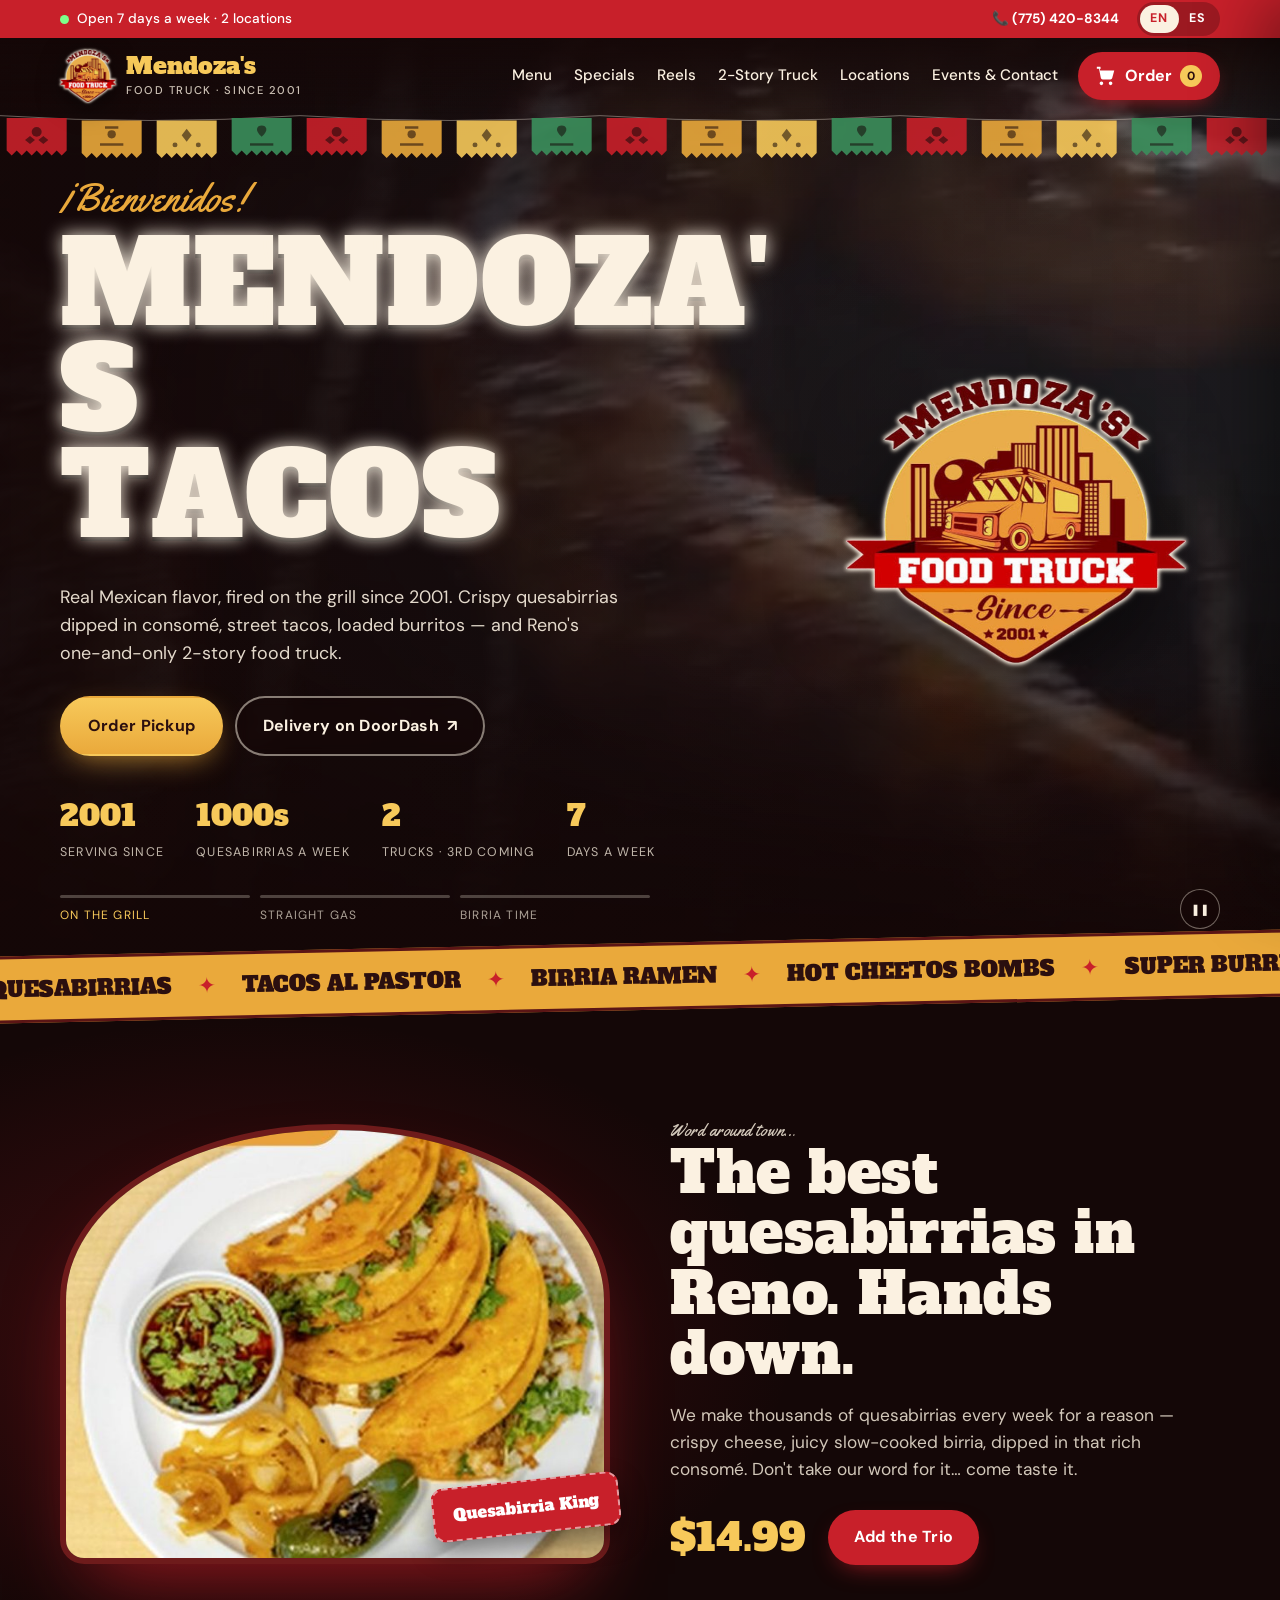
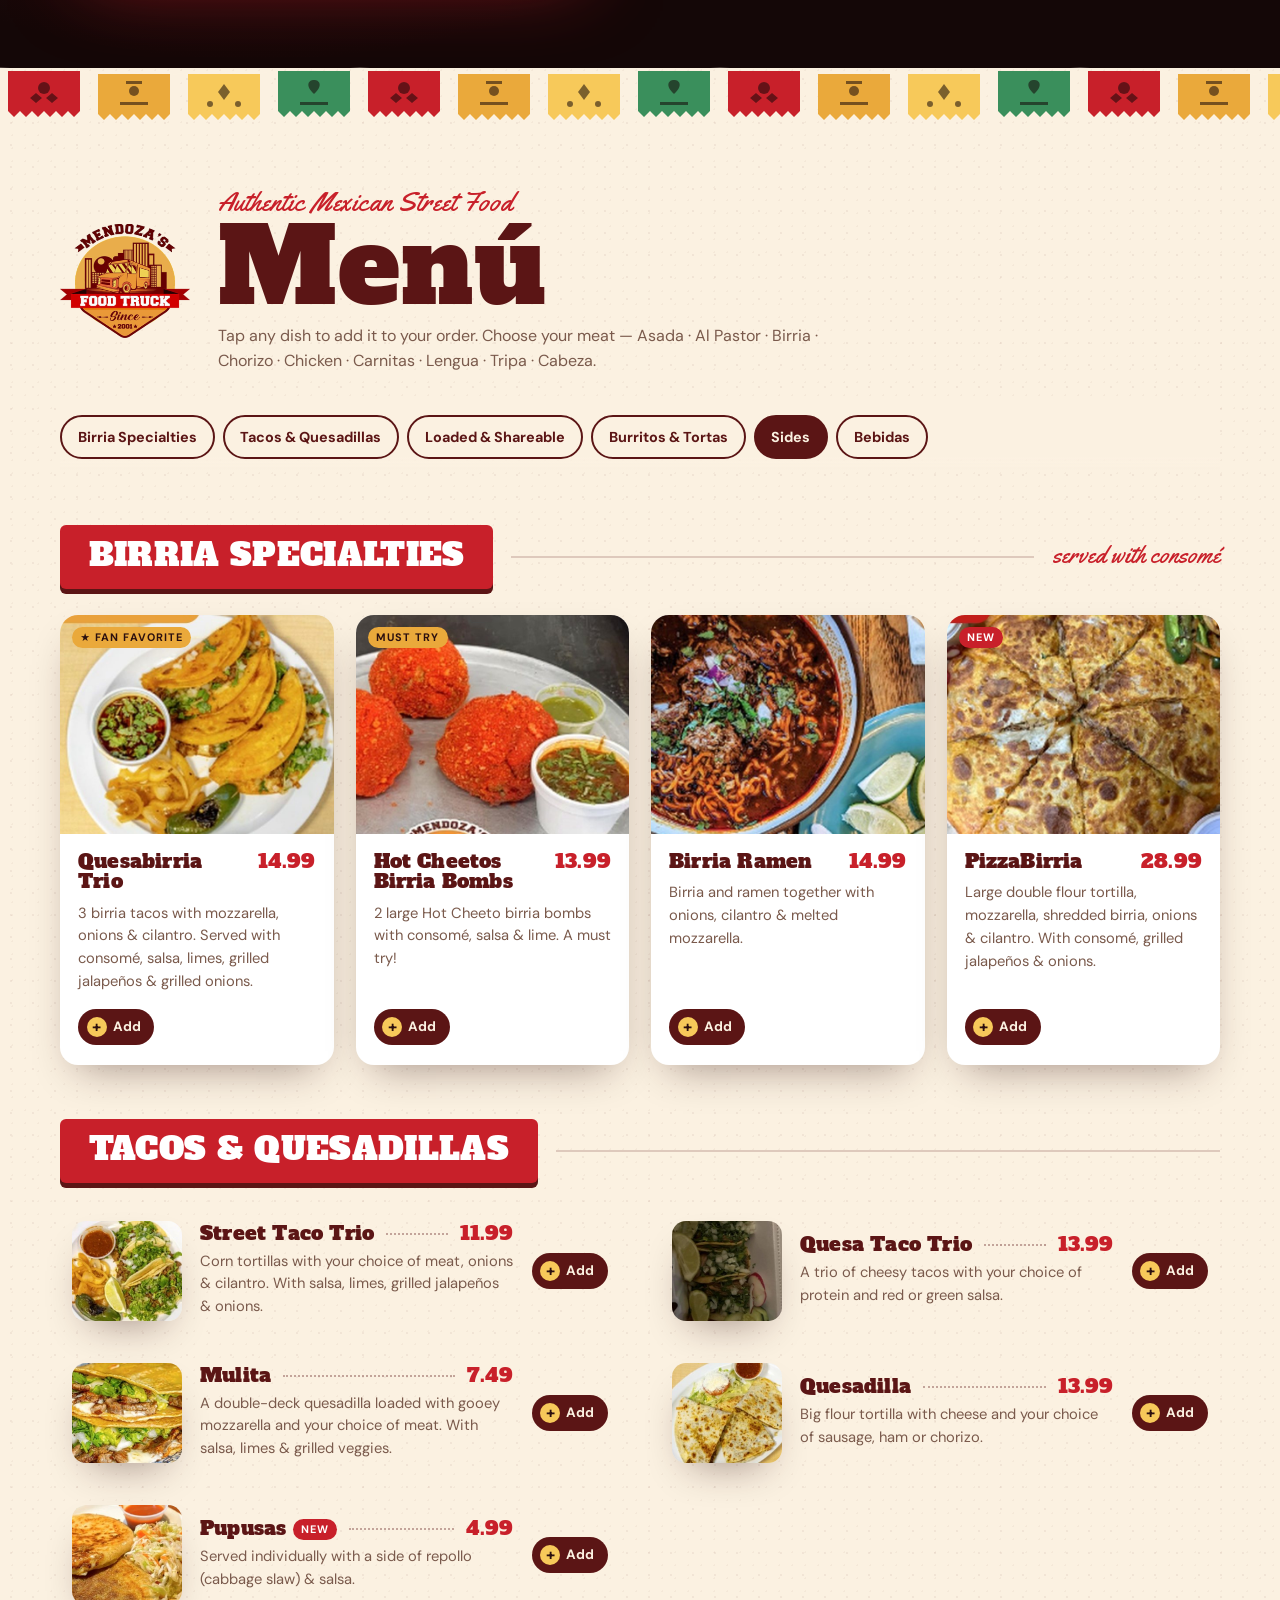
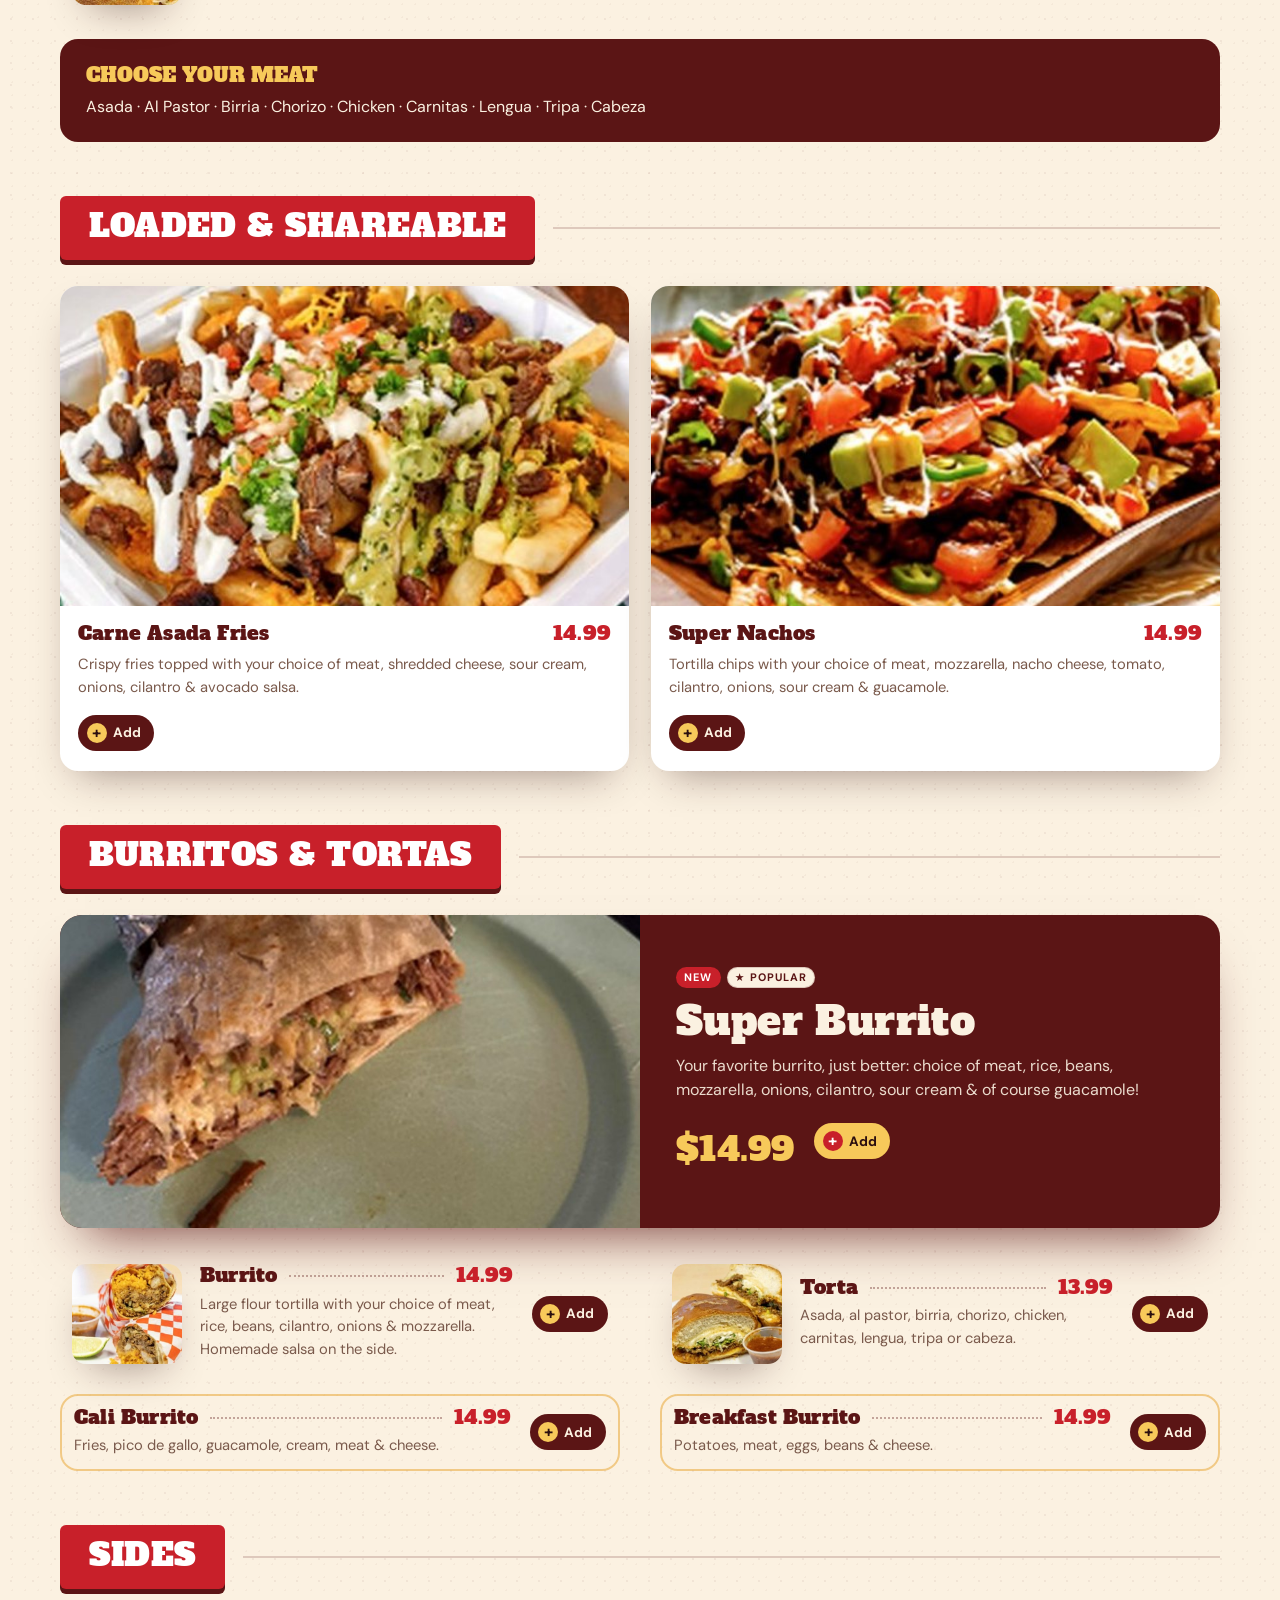
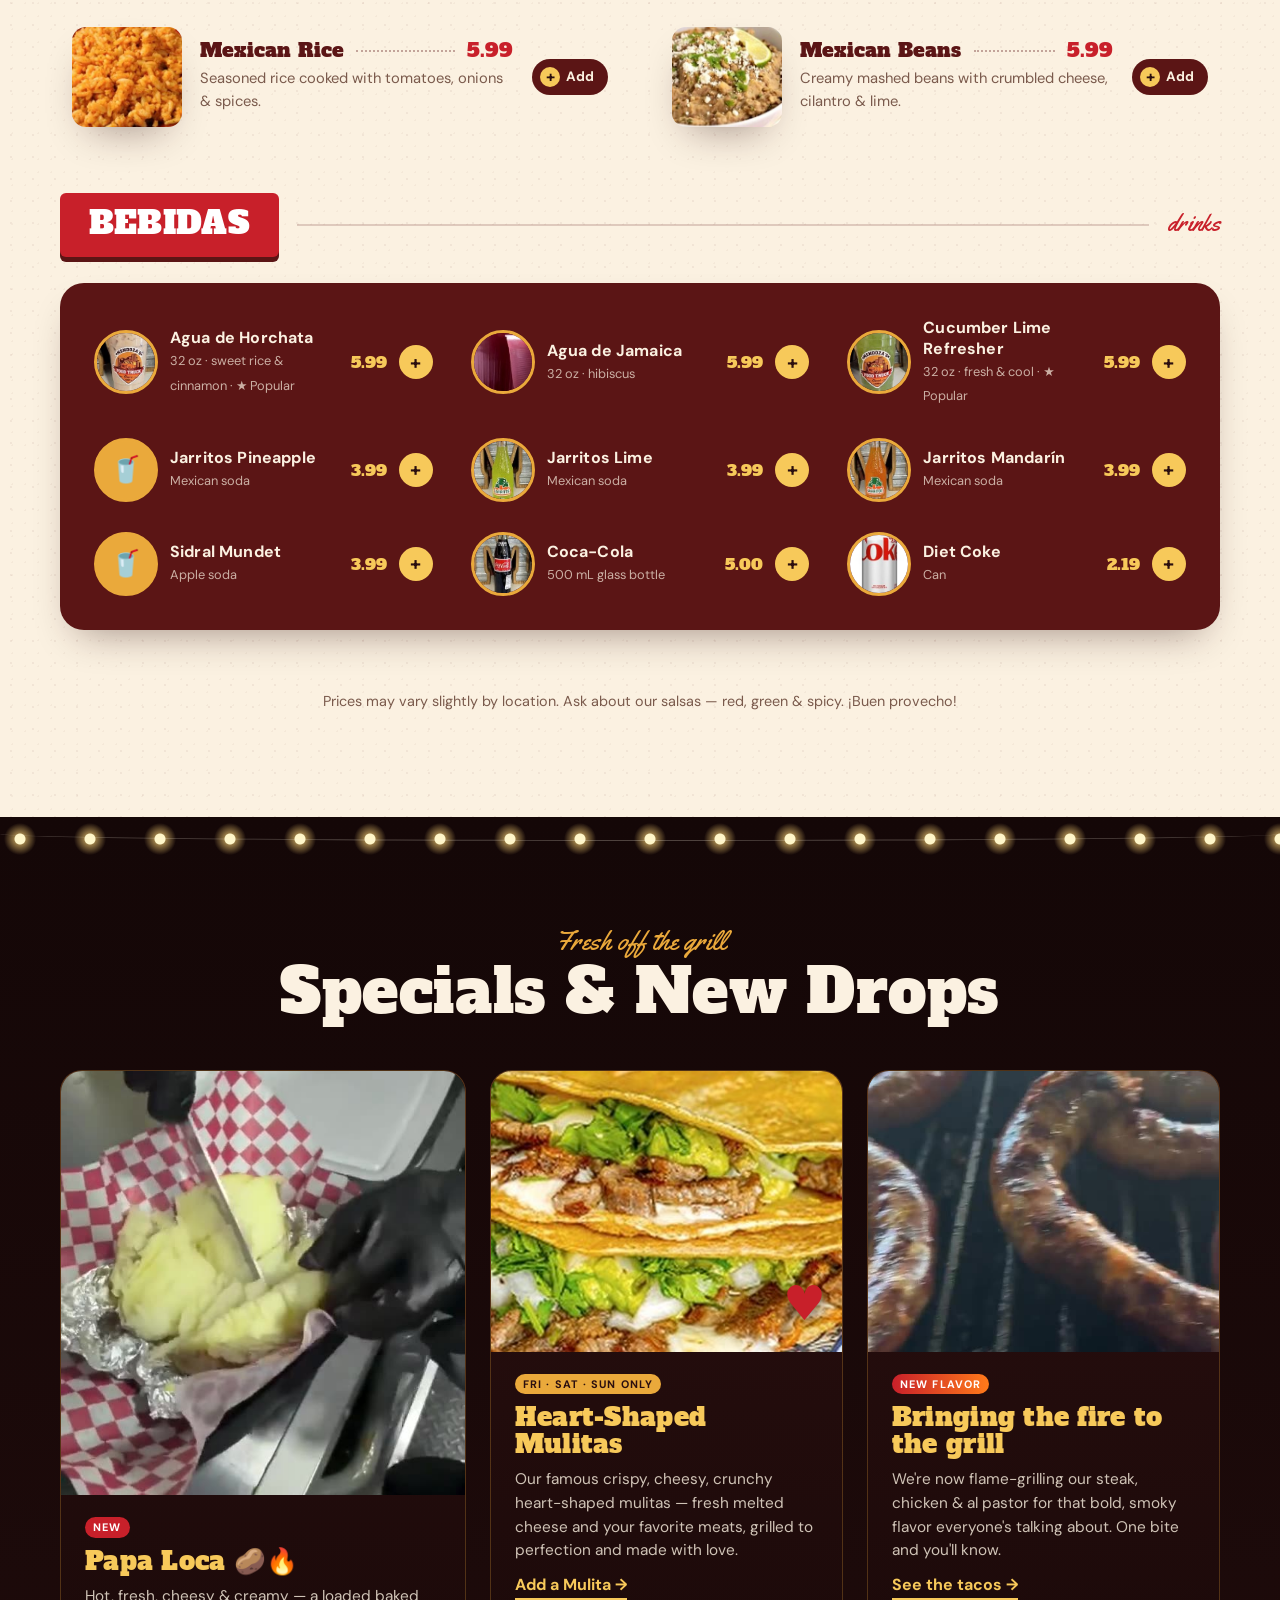
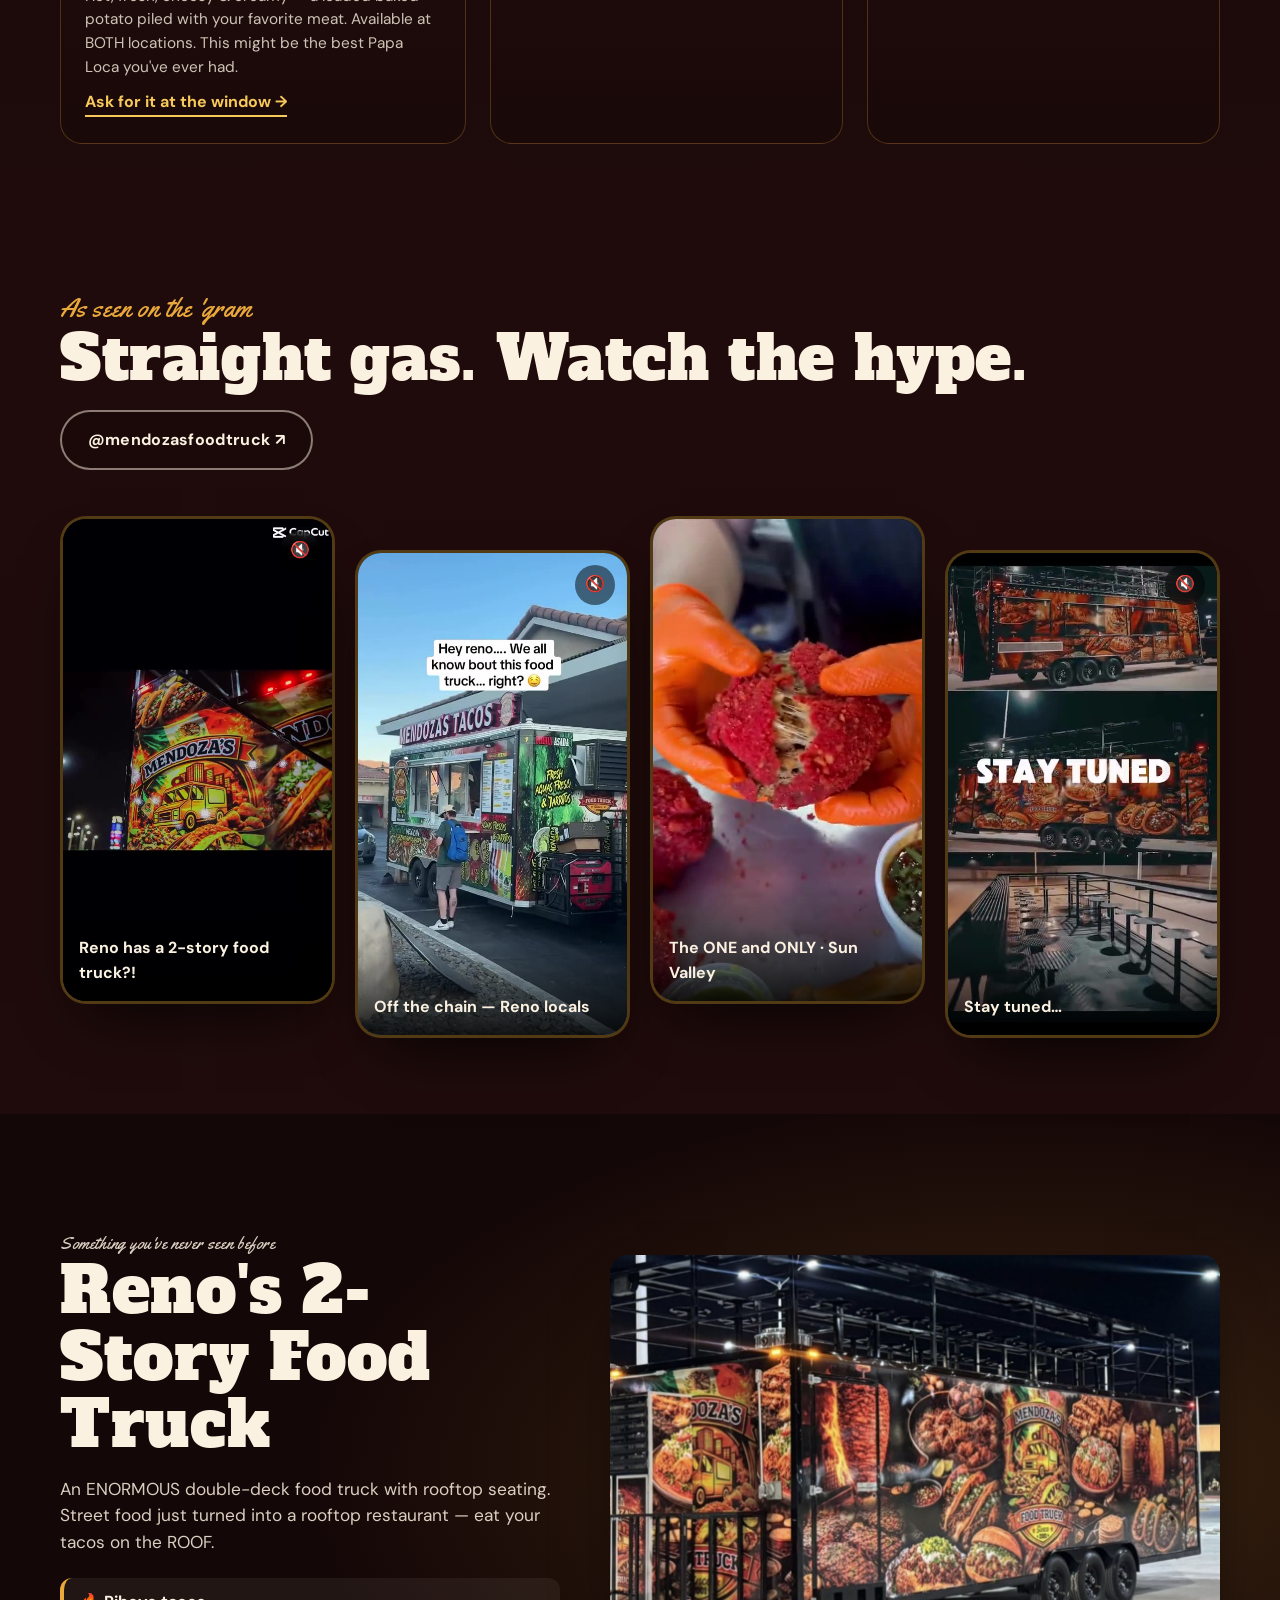
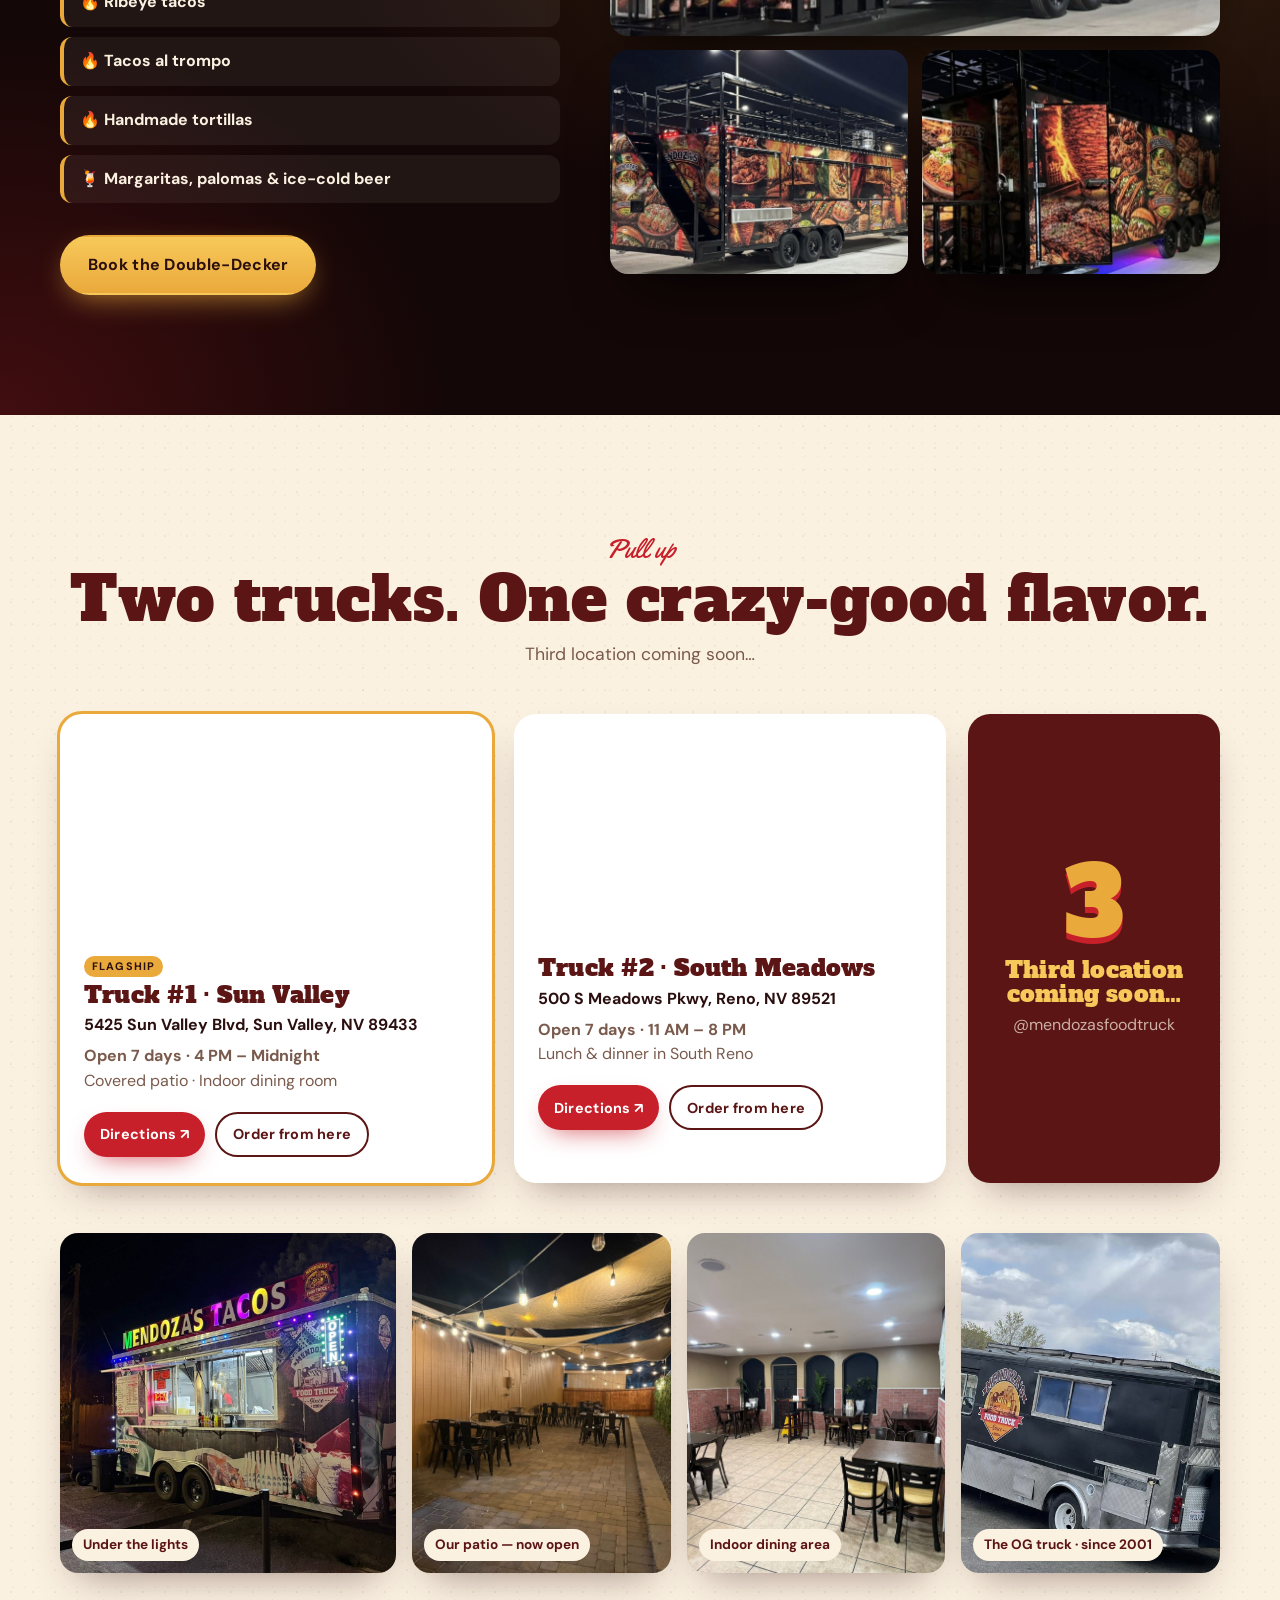
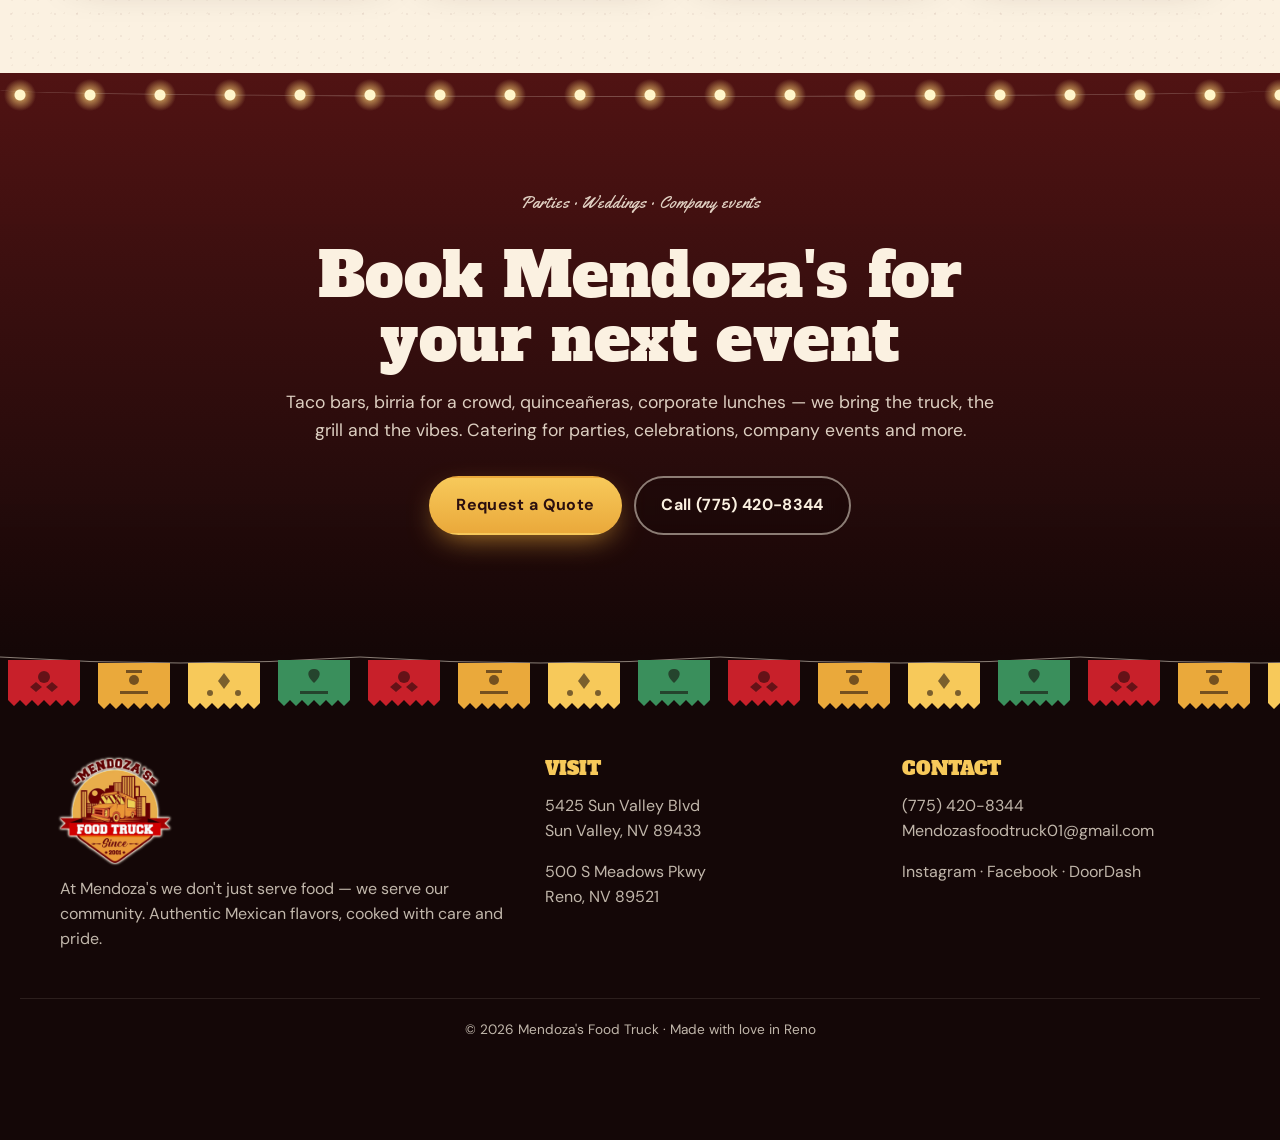
<file: index.html>
<!doctype html>
<html lang="en">
<head>
  <meta charset="utf-8">
  <meta name="viewport" content="width=device-width, initial-scale=1">
  <title>Mendoza's Food Truck · Authentic Mexican Street Food in Reno & Sun Valley, NV</title>
  <meta name="description" content="Mendoza's Food Truck — real Mexican flavor since 2001. Quesabirrias, tacos, burritos, Hot Cheetos birria bombs and Reno's 2-story food truck. 5425 Sun Valley Blvd & 500 S Meadows Pkwy. Order online or on DoorDash.">
  <meta name="theme-color" content="#140707">
  <meta property="og:title" content="Mendoza's Food Truck · Since 2001">
  <meta property="og:description" content="Quesabirrias, tacos & burritos — 2 locations in Reno & Sun Valley. Order online.">
  <meta property="og:image" content="assets/img/double-decker.jpg">
  <link rel="icon" type="image/png" href="favicon.png">
  <link rel="preconnect" href="https://fonts.googleapis.com">
  <link rel="preconnect" href="https://fonts.gstatic.com" crossorigin>
  <link href="https://fonts.googleapis.com/css2?family=Alfa+Slab+One&family=DM+Sans:opsz,wght@9..40,400;9..40,500;9..40,700&family=Yellowtail&display=swap" rel="stylesheet">
  <link rel="stylesheet" href="css/style.css">
  <script type="application/ld+json">
  {"@context":"https://schema.org","@type":"Restaurant","name":"Mendoza's Food Truck","servesCuisine":"Mexican","telephone":"+1-775-420-8344","email":"Mendozasfoodtruck01@gmail.com","foundingDate":"2001",
   "address":{"@type":"PostalAddress","streetAddress":"5425 Sun Valley Blvd","addressLocality":"Sun Valley","addressRegion":"NV","postalCode":"89433","addressCountry":"US"},
   "sameAs":["https://www.instagram.com/mendozasfoodtruck/","https://www.facebook.com/profile.php?id=61582075576493"]}
  </script>
</head>
<body>

<!-- ===== Top bar ===== -->
<div class="topbar">
  <div class="wrap topbar__in">
    <span class="topbar__status"><span class="pulse"></span><span data-i18n="top.open">Open 7 days a week · 2 locations</span></span>
    <a class="topbar__phone" href="tel:+17754208344">📞 (775) 420-8344</a>
    <div class="lang" role="group" aria-label="Language">
      <button type="button" data-lang="en" aria-pressed="true">EN</button>
      <button type="button" data-lang="es" aria-pressed="false">ES</button>
    </div>
  </div>
</div>

<!-- ===== Nav ===== -->
<header class="nav" id="nav">
  <div class="wrap nav__in">
    <a href="index.html" class="nav__brand" aria-label="Mendoza's Food Truck home">
      <img src="assets/img/logo-256.png" alt="Mendoza's Food Truck logo" width="56" height="53">
      <span class="nav__word">Mendoza's<small data-i18n="nav.since">Food Truck · Since 2001</small></span>
    </a>
    <nav class="nav__links" id="navLinks">
      <a href="#menu" data-i18n="nav.menu">Menu</a>
      <a href="#specials" data-i18n="nav.specials">Specials</a>
      <a href="#reels" data-i18n="nav.reels">Reels</a>
      <a href="#double-decker" data-i18n="nav.dd">2-Story Truck</a>
      <a href="#visit" data-i18n="nav.visit">Locations</a>
      <a href="contact.html" data-i18n="nav.events">Events & Contact</a>
    </nav>
    <div class="nav__actions">
      <button class="cart-btn" type="button" data-open-cart aria-label="Open cart">
        <svg viewBox="0 0 24 24" width="22" height="22" aria-hidden="true"><path fill="currentColor" d="M7 18a2 2 0 1 0 0 4 2 2 0 0 0 0-4Zm10 0a2 2 0 1 0 0 4 2 2 0 0 0 0-4ZM5.2 4l.4 2H21l-2.2 8.2a2 2 0 0 1-1.9 1.5H8.4a2 2 0 0 1-2-1.6L4.4 4H2V2h3.9l.4 2Z"/></svg>
        <span data-i18n="nav.order">Order</span>
        <b class="cart-count" data-cart-count>0</b>
      </button>
      <button class="burger" id="burger" type="button" aria-label="Menu" aria-expanded="false"><span></span><span></span><span></span></button>
    </div>
  </div>
</header>

<main>
<!-- ===== Hero: video playlist ===== -->
<section class="hero" id="top">
  <div class="hero__media" aria-hidden="true">
    <video class="hero__vid is-on" muted playsinline preload="auto" poster="assets/video/hero-grill.jpg"></video>
    <video class="hero__vid" muted playsinline preload="none"></video>
  </div>
  <div class="hero__shade"></div>
  <div class="papel" aria-hidden="true"></div>

  <div class="wrap hero__in">
    <div class="hero__copy">
      <p class="script reveal" data-i18n="hero.kicker">¡Bienvenidos!</p>
      <h1 class="neon reveal" aria-label="Mendoza's Tacos">
        <span>M</span><span>e</span><span>n</span><span>d</span><span>o</span><span>z</span><span>a</span><span>'</span><span>s</span>
        <em><span>T</span><span>a</span><span>c</span><span>o</span><span>s</span></em>
      </h1>
      <p class="hero__lead reveal" data-i18n="hero.lead">Real Mexican flavor, fired on the grill since 2001. Crispy quesabirrias dipped in consomé, street tacos, loaded burritos — and Reno's one-and-only 2-story food truck.</p>
      <div class="hero__cta reveal">
        <a href="#menu" class="btn btn--gold" data-i18n="hero.order">Order Pickup</a>
        <a href="#" class="btn btn--ghost" data-doordash target="_blank" rel="noopener"><span data-i18n="hero.dd">Delivery on DoorDash</span> ↗</a>
      </div>
      <ul class="hero__stats reveal">
        <li><b>2001</b><span data-i18n="stat.since">serving since</span></li>
        <li><b>1000s</b><span data-i18n="stat.qb">quesabirrias a week</span></li>
        <li><b>2</b><span data-i18n="stat.loc">trucks · 3rd coming</span></li>
        <li><b>7</b><span data-i18n="stat.days">days a week</span></li>
      </ul>
    </div>
    <aside class="hero__badge reveal">
      <img src="assets/img/logo.png" alt="" class="spin-in" width="300" height="284">
    </aside>
  </div>

  <div class="hero__reel wrap">
    <div class="hero__dots" id="heroDots"></div>
    <button class="hero__pause" id="heroPause" type="button" aria-label="Pause video">❚❚</button>
  </div>
</section>

<!-- ===== Ticker ===== -->
<div class="ticker" aria-hidden="true">
  <div class="ticker__track">
    <span>Quesabirrias</span><i>✦</i><span>Tacos al Pastor</span><i>✦</i><span>Birria Ramen</span><i>✦</i><span>Hot Cheetos Bombs</span><i>✦</i><span>Super Burritos</span><i>✦</i><span>Papa Loca</span><i>✦</i><span>Aguas Frescas</span><i>✦</i><span>PizzaBirria</span><i>✦</i>
    <span>Quesabirrias</span><i>✦</i><span>Tacos al Pastor</span><i>✦</i><span>Birria Ramen</span><i>✦</i><span>Hot Cheetos Bombs</span><i>✦</i><span>Super Burritos</span><i>✦</i><span>Papa Loca</span><i>✦</i><span>Aguas Frescas</span><i>✦</i><span>PizzaBirria</span><i>✦</i>
  </div>
</div>

<!-- ===== Quesabirria spotlight ===== -->
<section class="spot">
  <div class="wrap spot__in">
    <div class="spot__img reveal">
      <img src="assets/img/menu/quesabirria.jpg" alt="Quesabirria trio with consomé" loading="lazy">
      <span class="stamp" data-i18n="spot.stamp">Quesabirria King</span>
    </div>
    <div class="spot__copy reveal">
      <p class="script" data-i18n="spot.kicker">Word around town…</p>
      <h2 data-i18n="spot.title">The best quesabirrias in Reno. Hands down.</h2>
      <p data-i18n="spot.body">We make thousands of quesabirrias every week for a reason — crispy cheese, juicy slow-cooked birria, dipped in that rich consomé. Don't take our word for it… come taste it.</p>
      <div class="spot__row">
        <span class="price">$14.99</span>
        <button class="btn btn--red" type="button" data-add="quesabirria-trio" data-i18n="spot.add">Add the Trio</button>
      </div>
    </div>
  </div>
</section>

<!-- ===== MENU ===== -->
<section class="menu paper" id="menu">
  <div class="papel papel--top" aria-hidden="true"></div>
  <div class="wrap">
    <header class="menu__head">
      <img src="assets/img/logo-256.png" alt="" width="120" height="114" loading="lazy">
      <div>
        <p class="script" data-i18n="menu.kicker">Authentic Mexican Street Food</p>
        <h2 class="menu__title">Menú</h2>
        <p class="menu__sub" data-i18n="menu.sub">Tap any dish to add it to your order. Choose your meat — Asada · Al Pastor · Birria · Chorizo · Chicken · Carnitas · Lengua · Tripa · Cabeza.</p>
      </div>
    </header>
    <nav class="menu__tabs" id="menuTabs" aria-label="Menu categories"></nav>
    <div id="menuBody"></div>
    <p class="menu__fine" data-i18n="menu.fine">Prices may vary slightly by location. Ask about our salsas — red, green & spicy. ¡Buen provecho!</p>
  </div>
</section>

<!-- ===== Specials ===== -->
<section class="specials" id="specials">
  <div class="lights" aria-hidden="true"></div>
  <div class="wrap">
    <header class="sec-head">
      <p class="script" data-i18n="sp.kicker">Fresh off the grill</p>
      <h2 data-i18n="sp.title">Specials & New Drops</h2>
    </header>
    <div class="specials__grid">
      <article class="sp-card sp-card--papa reveal">
        <video src="assets/video/reel-papa-loca.mp4" poster="assets/video/reel-papa-loca.jpg" muted loop playsinline preload="none" data-autoplay></video>
        <div class="sp-card__body">
          <span class="tag tag--new" data-i18n="tag.new">New</span>
          <h3>Papa Loca 🥔🔥</h3>
          <p data-i18n="sp.papa">Hot, fresh, cheesy & creamy — a loaded baked potato piled with your favorite meat. Available at BOTH locations. This might be the best Papa Loca you've ever had.</p>
          <a href="tel:+17754208344" class="link" data-i18n="sp.ask">Ask for it at the window →</a>
        </div>
      </article>
      <article class="sp-card reveal">
        <div class="sp-card__img"><img src="assets/img/menu/mulita.jpg" alt="Mulitas" loading="lazy"><span class="heart">♥</span></div>
        <div class="sp-card__body">
          <span class="tag" data-i18n="sp.wknd">Fri · Sat · Sun only</span>
          <h3 data-i18n="sp.mulTitle">Heart-Shaped Mulitas</h3>
          <p data-i18n="sp.mul">Our famous crispy, cheesy, crunchy heart-shaped mulitas — fresh melted cheese and your favorite meats, grilled to perfection and made with love.</p>
          <button class="link" type="button" data-add="mulita" data-i18n="sp.addMul">Add a Mulita →</button>
        </div>
      </article>
      <article class="sp-card reveal">
        <div class="sp-card__img"><img src="assets/video/hero-grill.jpg" alt="Steak and chicken on the grill" loading="lazy"></div>
        <div class="sp-card__body">
          <span class="tag tag--fire" data-i18n="sp.flavorTag">New flavor</span>
          <h3 data-i18n="sp.fireTitle">Bringing the fire to the grill</h3>
          <p data-i18n="sp.fire">We're now flame-grilling our steak, chicken & al pastor for that bold, smoky flavor everyone's talking about. One bite and you'll know.</p>
          <a href="#menu" class="link" data-i18n="sp.see">See the tacos →</a>
        </div>
      </article>
    </div>
  </div>
</section>

<!-- ===== Reels ===== -->
<section class="reels" id="reels">
  <div class="wrap">
    <header class="sec-head sec-head--row">
      <div>
        <p class="script" data-i18n="reels.kicker">As seen on the 'gram</p>
        <h2 data-i18n="reels.title">Straight gas. Watch the hype.</h2>
      </div>
      <a href="#" data-ig class="btn btn--ghost" target="_blank" rel="noopener">@mendozasfoodtruck ↗</a>
    </header>
    <div class="reels__row">
      <figure class="reel reveal"><video src="assets/video/reel-double-decker.mp4" poster="assets/video/reel-double-decker.jpg" muted loop playsinline preload="none" data-autoplay></video><button class="reel__snd" type="button" aria-label="Unmute">🔇</button><figcaption data-i18n="reels.c1">Reno has a 2-story food truck?!</figcaption></figure>
      <figure class="reel reveal"><video src="assets/video/reel-off-the-chain.mp4" poster="assets/video/reel-off-the-chain.jpg" muted loop playsinline preload="none" data-autoplay></video><button class="reel__snd" type="button" aria-label="Unmute">🔇</button><figcaption data-i18n="reels.c2">Off the chain — Reno locals</figcaption></figure>
      <figure class="reel reveal"><video src="assets/video/hero-birria.mp4" poster="assets/video/hero-birria.jpg" muted loop playsinline preload="none" data-autoplay></video><figcaption data-i18n="reels.c3">The ONE and ONLY · Sun Valley</figcaption></figure>
      <figure class="reel reveal"><video src="assets/video/reel-almost-ready.mp4" poster="assets/video/reel-almost-ready.jpg" muted loop playsinline preload="none" data-autoplay></video><button class="reel__snd" type="button" aria-label="Unmute">🔇</button><figcaption data-i18n="reels.c4">Stay tuned…</figcaption></figure>
    </div>
  </div>
</section>

<!-- ===== Double Decker ===== -->
<section class="dd" id="double-decker">
  <div class="wrap dd__in">
    <div class="dd__copy reveal">
      <p class="script" data-i18n="dd.kicker">Something you've never seen before</p>
      <h2 data-i18n="dd.title">Reno's 2-Story Food Truck</h2>
      <p data-i18n="dd.body">An ENORMOUS double-deck food truck with rooftop seating. Street food just turned into a rooftop restaurant — eat your tacos on the ROOF.</p>
      <ul class="dd__list">
        <li data-i18n="dd.l1">🔥 Ribeye tacos</li>
        <li data-i18n="dd.l2">🔥 Tacos al trompo</li>
        <li data-i18n="dd.l3">🔥 Handmade tortillas</li>
        <li data-i18n="dd.l4">🍹 Margaritas, palomas & ice-cold beer</li>
      </ul>
      <a href="contact.html?type=double-decker" class="btn btn--gold" data-i18n="dd.book">Book the Double-Decker</a>
    </div>
    <div class="dd__gallery reveal">
      <img src="assets/img/double-decker.jpg" alt="Mendoza's 2-story food truck at night" loading="lazy" class="g1">
      <img src="assets/img/double-decker-stairs.jpg" alt="Double-decker stairs to the rooftop seating" loading="lazy" class="g2">
      <img src="assets/img/double-decker-door.jpg" alt="Double-decker kitchen door and wrap" loading="lazy" class="g3">
    </div>
  </div>
</section>

<!-- ===== Visit ===== -->
<section class="visit paper" id="visit">
  <div class="wrap">
    <header class="sec-head">
      <p class="script" data-i18n="visit.kicker">Pull up</p>
      <h2 data-i18n="visit.title">Two trucks. One crazy-good flavor.</h2>
      <p class="sec-sub" data-i18n="visit.sub">Third location coming soon…</p>
    </header>
    <div class="visit__grid" id="locations"></div>

    <div class="vibes">
      <figure class="reveal"><img src="assets/img/truck-night.jpg" alt="Mendoza's Tacos trailer lit up at night" loading="lazy"><figcaption data-i18n="vibes.1">Under the lights</figcaption></figure>
      <figure class="reveal"><img src="assets/img/patio.jpg" alt="Covered patio with string lights" loading="lazy"><figcaption data-i18n="vibes.2">Our patio — now open</figcaption></figure>
      <figure class="reveal"><img src="assets/img/dining-room.jpg" alt="Indoor dining room" loading="lazy"><figcaption data-i18n="vibes.3">Indoor dining area</figcaption></figure>
      <figure class="reveal"><img src="assets/img/original-truck.jpg" alt="The original Mendoza's food truck" loading="lazy"><figcaption data-i18n="vibes.4">The OG truck · since 2001</figcaption></figure>
    </div>
  </div>
</section>

<!-- ===== Events CTA ===== -->
<section class="events">
  <div class="lights" aria-hidden="true"></div>
  <div class="wrap events__in reveal">
    <p class="script" data-i18n="ev.kicker">Parties · Weddings · Company events</p>
    <h2 data-i18n="ev.title">Book Mendoza's for your next event</h2>
    <p data-i18n="ev.body">Taco bars, birria for a crowd, quinceañeras, corporate lunches — we bring the truck, the grill and the vibes. Catering for parties, celebrations, company events and more.</p>
    <div class="hero__cta">
      <a href="contact.html" class="btn btn--gold" data-i18n="ev.cta">Request a Quote</a>
      <a href="tel:+17754208344" class="btn btn--ghost" data-i18n="ev.call">Call (775) 420-8344</a>
    </div>
  </div>
</section>
</main>

<!-- ===== Footer ===== -->
<footer class="foot">
  <div class="papel papel--foot" aria-hidden="true"></div>
  <div class="wrap foot__in">
    <div class="foot__brand">
      <img src="assets/img/logo-256.png" alt="Mendoza's Food Truck" width="110" height="104" loading="lazy">
      <p data-i18n="foot.tag">At Mendoza's we don't just serve food — we serve our community. Authentic Mexican flavors, cooked with care and pride.</p>
    </div>
    <div>
      <h4 data-i18n="foot.visit">Visit</h4>
      <p>5425 Sun Valley Blvd<br>Sun Valley, NV 89433</p>
      <p>500 S Meadows Pkwy<br>Reno, NV 89521</p>
    </div>
    <div>
      <h4 data-i18n="foot.contact">Contact</h4>
      <p><a href="tel:+17754208344">(775) 420-8344</a><br><a href="mailto:Mendozasfoodtruck01@gmail.com">Mendozasfoodtruck01@gmail.com</a></p>
      <p class="socials"><a href="#" data-ig target="_blank" rel="noopener">Instagram</a> · <a href="#" data-fb target="_blank" rel="noopener">Facebook</a> · <a href="#" data-doordash target="_blank" rel="noopener">DoorDash</a></p>
    </div>
  </div>
  <p class="foot__base">© <span data-year></span> Mendoza's Food Truck · <span data-i18n="foot.made">Hecho con amor en Reno</span></p>
</footer>

<!-- Mobile order bar -->
<button class="mbar" type="button" data-open-cart><span data-i18n="mbar.view">View order</span> · <b data-cart-total>$0.00</b> <i data-cart-count>0</i></button>

<!-- ===== Item options modal ===== -->
<div class="modal" id="optModal" hidden>
  <div class="modal__back" data-close-modal></div>
  <div class="modal__card" role="dialog" aria-modal="true" aria-labelledby="optTitle">
    <button class="x" type="button" data-close-modal aria-label="Close">×</button>
    <div class="modal__img" id="optImg"></div>
    <div class="modal__body">
      <h3 id="optTitle"></h3>
      <p id="optDesc"></p>
      <div id="optFields"></div>
      <label class="fld"><span data-i18n="opt.notes">Special instructions</span>
        <input type="text" id="optNotes" maxlength="120" data-i18n-ph="opt.notesPh" placeholder="No onions, extra salsa…">
      </label>
      <div class="modal__foot">
        <div class="qty"><button type="button" data-q="-1" aria-label="Less">−</button><output id="optQty">1</output><button type="button" data-q="1" aria-label="More">+</button></div>
        <button class="btn btn--red" type="button" id="optAdd"><span data-i18n="opt.add">Add to order</span> · <span id="optPrice"></span></button>
      </div>
    </div>
  </div>
</div>

<!-- ===== Cart drawer ===== -->
<aside class="drawer" id="drawer" aria-hidden="true">
  <div class="drawer__back" data-close-cart></div>
  <div class="drawer__panel" role="dialog" aria-modal="true" aria-labelledby="cartTitle">
    <header class="drawer__head">
      <h3 id="cartTitle" data-i18n="cart.title">Your Order</h3>
      <button class="x" type="button" data-close-cart aria-label="Close">×</button>
    </header>
    <div class="drawer__scroll">
      <div id="cartItems"></div>
      <div class="cart-empty" id="cartEmpty">
        <img src="assets/img/logo-256.png" alt="" width="110" height="104">
        <p data-i18n="cart.empty">Your order is empty. Go grab some quesabirrias!</p>
        <a href="#menu" class="btn btn--red" data-close-cart data-i18n="cart.browse">Browse the menu</a>
      </div>
      <div class="checkout" id="checkout">
        <label class="fld"><span data-i18n="co.loc">Pickup location</span><select id="coLoc"></select></label>
        <div class="totals">
          <div><span data-i18n="co.sub">Subtotal</span><b data-cart-total>$0.00</b></div>
          <small data-i18n="co.tax">Tax calculated at pickup / checkout.</small>
        </div>

        <div class="co-opts">
          <button class="co co--pay" type="button" id="coPay" hidden><b data-i18n="co.pay">Pay online & pick up</b><small data-i18n="co.payS">Secure card checkout</small></button>
          <a class="co co--dd" href="#" data-doordash target="_blank" rel="noopener"><b data-i18n="co.dd">Get it delivered on DoorDash ↗</b><small data-i18n="co.ddS">Opens our DoorDash store — add the same items there</small></a>
          <button class="co co--pick" type="button" id="coPickToggle"><b data-i18n="co.pick">Send pickup order · pay at the truck</b><small data-i18n="co.pickS">We'll confirm by text or call</small></button>
          <form id="pickForm" class="pick-form" hidden>
            <label class="fld"><span data-i18n="f.name">Name</span><input name="name" required autocomplete="name"></label>
            <label class="fld"><span data-i18n="f.phone">Phone</span><input name="phone" type="tel" required autocomplete="tel"></label>
            <label class="fld"><span data-i18n="co.time">Pickup time</span><input name="pickup_time" data-i18n-ph="co.timePh" placeholder="ASAP or 7:30 PM"></label>
            <button class="btn btn--red btn--block" type="submit" data-i18n="co.send">Send my order</button>
            <p class="form-msg" id="pickMsg" role="status"></p>
          </form>
          <a class="co co--call" href="tel:+17754208344"><b data-i18n="co.call">Call in your order</b><small>(775) 420-8344</small></a>
        </div>
        <button class="clear" type="button" id="cartClear" data-i18n="cart.clear">Clear order</button>
      </div>
    </div>
  </div>
</aside>

<div class="toast" id="toast" role="status" aria-live="polite"></div>

<script src="js/config.js"></script>
<script src="js/menu-data.js"></script>
<script src="js/i18n.js"></script>
<script src="js/main.js"></script>
<script src="js/cart.js"></script>
</body>
</html>
</file>
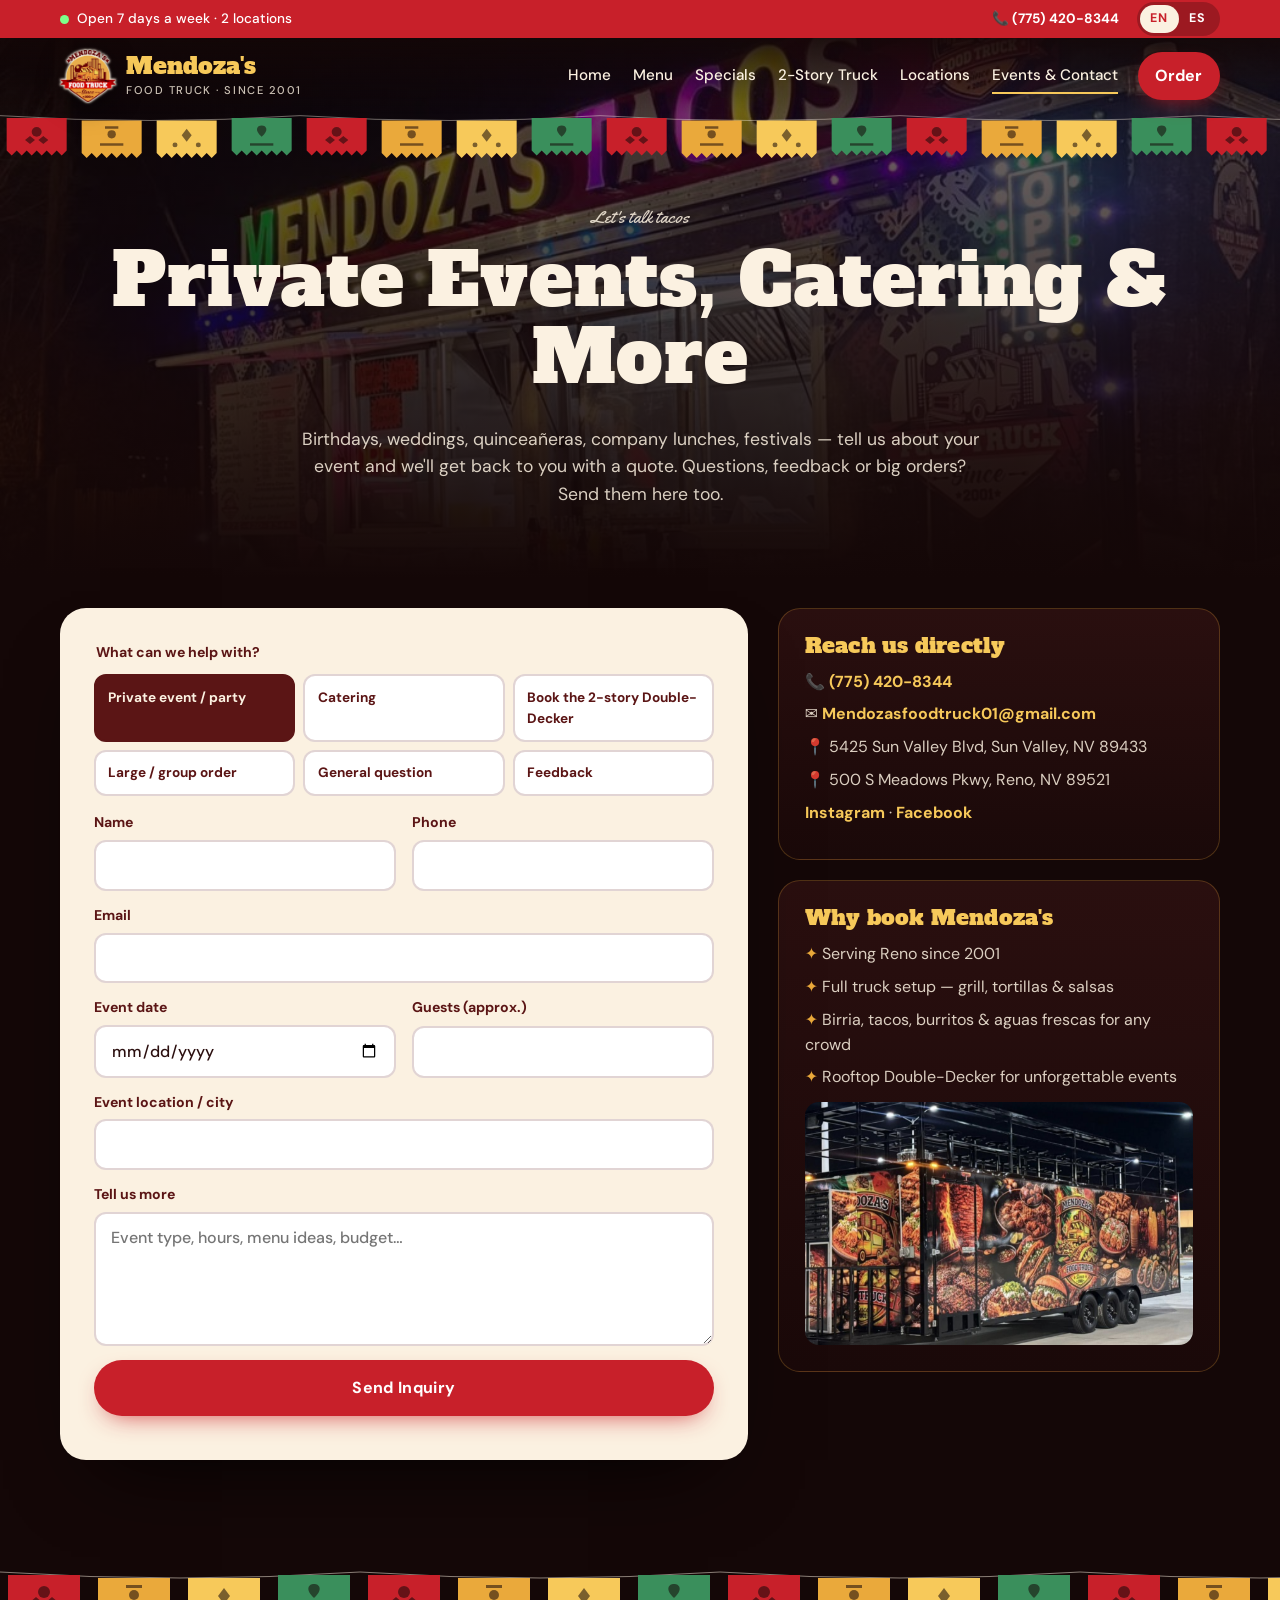
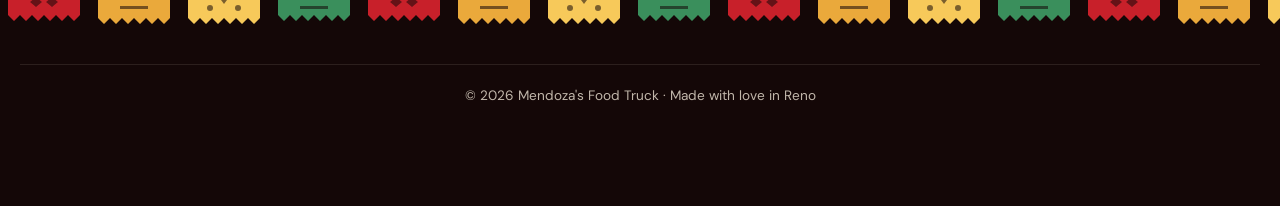
<file: contact.html>
<!doctype html>
<html lang="en">
<head>
  <meta charset="utf-8">
  <meta name="viewport" content="width=device-width, initial-scale=1">
  <title>Private Events, Catering & Contact · Mendoza's Food Truck</title>
  <meta name="description" content="Book Mendoza's Food Truck for private events, catering, quinceañeras, weddings and company parties in Reno & Sun Valley, NV. Call (775) 420-8344.">
  <meta name="theme-color" content="#140707">
  <link rel="icon" type="image/png" href="favicon.png">
  <link rel="preconnect" href="https://fonts.googleapis.com">
  <link rel="preconnect" href="https://fonts.gstatic.com" crossorigin>
  <link href="https://fonts.googleapis.com/css2?family=Alfa+Slab+One&family=DM+Sans:opsz,wght@9..40,400;9..40,500;9..40,700&family=Yellowtail&display=swap" rel="stylesheet">
  <link rel="stylesheet" href="css/style.css">
</head>
<body>

<div class="topbar">
  <div class="wrap topbar__in">
    <span class="topbar__status"><span class="pulse"></span><span data-i18n="top.open">Open 7 days a week · 2 locations</span></span>
    <a class="topbar__phone" href="tel:+17754208344">📞 (775) 420-8344</a>
    <div class="lang" role="group" aria-label="Language">
      <button type="button" data-lang="en" aria-pressed="true">EN</button>
      <button type="button" data-lang="es" aria-pressed="false">ES</button>
    </div>
  </div>
</div>

<header class="nav" id="nav">
  <div class="wrap nav__in">
    <a href="index.html" class="nav__brand" aria-label="Mendoza's Food Truck home">
      <img src="assets/img/logo-256.png" alt="Mendoza's Food Truck logo" width="56" height="53">
      <span class="nav__word">Mendoza's<small data-i18n="nav.since">Food Truck · Since 2001</small></span>
    </a>
    <nav class="nav__links" id="navLinks">
      <a href="index.html" data-i18n="nav.home">Home</a>
      <a href="index.html#menu" data-i18n="nav.menu">Menu</a>
      <a href="index.html#specials" data-i18n="nav.specials">Specials</a>
      <a href="index.html#double-decker" data-i18n="nav.dd">2-Story Truck</a>
      <a href="index.html#visit" data-i18n="nav.visit">Locations</a>
      <a href="contact.html" class="is-on" data-i18n="nav.events">Events & Contact</a>
    </nav>
    <div class="nav__actions">
      <a class="cart-btn" href="index.html#menu" style="text-decoration:none">
        <span data-i18n="nav.order">Order</span>
      </a>
      <button class="burger" id="burger" type="button" aria-label="Menu" aria-expanded="false"><span></span><span></span><span></span></button>
    </div>
  </div>
</header>

<main>
  <section class="c-hero">
    <div class="papel" aria-hidden="true"></div>
    <div class="wrap">
      <p class="script" data-i18n="c.kicker">Let's talk tacos</p>
      <h1 data-i18n="c.title">Private Events, Catering & More</h1>
      <p data-i18n="c.lead">Birthdays, weddings, quinceañeras, company lunches, festivals — tell us about your event and we'll get back to you with a quote. Questions, feedback or big orders? Send them here too.</p>
    </div>
  </section>

  <div class="wrap c-wrap">
    <form class="c-form" id="contactForm" novalidate>
      <fieldset style="border:0;padding:0;margin:0">
        <legend class="fld" style="margin-bottom:10px" data-i18n="c.type">What can we help with?</legend>
        <div class="c-types">
          <label><input type="radio" name="inquiry" value="Private event / party" checked><span data-i18n="c.t1">Private event / party</span></label>
          <label><input type="radio" name="inquiry" value="Catering"><span data-i18n="c.t2">Catering</span></label>
          <label><input type="radio" name="inquiry" value="Double-Decker booking" data-type="double-decker"><span data-i18n="c.t3">Book the 2-story Double-Decker</span></label>
          <label><input type="radio" name="inquiry" value="Large / group order"><span data-i18n="c.t4">Large / group order</span></label>
          <label><input type="radio" name="inquiry" value="General question"><span data-i18n="c.t5">General question</span></label>
          <label><input type="radio" name="inquiry" value="Feedback"><span data-i18n="c.t6">Feedback</span></label>
        </div>
      </fieldset>

      <div class="c-grid">
        <label class="fld"><span data-i18n="f.name">Name</span><input name="name" required autocomplete="name"></label>
        <label class="fld"><span data-i18n="f.phone">Phone</span><input name="phone" type="tel" required autocomplete="tel"></label>
        <label class="fld full"><span data-i18n="f.email">Email</span><input name="email" type="email" required autocomplete="email"></label>
        <label class="fld event-only"><span data-i18n="c.date">Event date</span><input name="event_date" type="date"></label>
        <label class="fld event-only"><span data-i18n="c.guests">Guests (approx.)</span><input name="guests" type="number" min="1" inputmode="numeric"></label>
        <label class="fld full event-only"><span data-i18n="c.where">Event location / city</span><input name="event_location"></label>
        <label class="fld full"><span data-i18n="c.msg">Tell us more</span><textarea name="message" rows="5" required data-i18n-ph="c.msgPh" placeholder="Event type, hours, menu ideas, budget…"></textarea></label>
      </div>
      <input type="text" name="_honey" class="hp" tabindex="-1" autocomplete="off" aria-hidden="true">
      <button class="btn btn--red btn--block" type="submit" data-i18n="c.send">Send Inquiry</button>
      <p class="form-msg" id="contactMsg" role="status" aria-live="polite"></p>
    </form>

    <aside class="c-side">
      <div class="c-card">
        <h3 data-i18n="c.reach">Reach us directly</h3>
        <p>📞 <a href="tel:+17754208344">(775) 420-8344</a></p>
        <p>✉️ <a href="mailto:Mendozasfoodtruck01@gmail.com">Mendozasfoodtruck01@gmail.com</a></p>
        <p>📍 5425 Sun Valley Blvd, Sun Valley, NV 89433</p>
        <p>📍 500 S Meadows Pkwy, Reno, NV 89521</p>
        <p><a href="#" data-ig target="_blank" rel="noopener">Instagram</a> · <a href="#" data-fb target="_blank" rel="noopener">Facebook</a></p>
      </div>
      <div class="c-card">
        <h3 data-i18n="c.why">Why book Mendoza's</h3>
        <ul>
          <li data-i18n="c.w1">Serving Reno since 2001</li>
          <li data-i18n="c.w2">Full truck setup — grill, tortillas & salsas</li>
          <li data-i18n="c.w3">Birria, tacos, burritos & aguas frescas for any crowd</li>
          <li data-i18n="c.w4">Rooftop Double-Decker for unforgettable events</li>
        </ul>
        <img src="assets/img/double-decker.jpg" alt="Mendoza's 2-story food truck" loading="lazy">
      </div>
    </aside>
  </div>
</main>

<footer class="foot">
  <div class="papel papel--foot" aria-hidden="true"></div>
  <p class="foot__base">© <span data-year></span> Mendoza's Food Truck · <span data-i18n="foot.made">Made with love in Reno</span></p>
</footer>

<div class="toast" id="toast" role="status" aria-live="polite"></div>

<script src="js/config.js"></script>
<script src="js/menu-data.js"></script>
<script src="js/i18n.js"></script>
<script src="js/main.js"></script>
<script>
(function () {
  var C = window.SITE_CONFIG, f = document.getElementById("contactForm"), msg = document.getElementById("contactMsg");
  // preselect from ?type=double-decker
  if (/type=double-decker/.test(location.search)) { var dd = f.querySelector('[data-type="double-decker"]'); if (dd) dd.checked = true; }
  function toggleEvent() {
    var v = f.querySelector('input[name="inquiry"]:checked').value;
    var show = /event|Catering|Double|group/i.test(v);
    f.querySelectorAll(".event-only").forEach(function (el) { el.hidden = !show; });
  }
  f.addEventListener("change", function (e) { if (e.target.name === "inquiry") toggleEvent(); });
  toggleEvent();

  f.addEventListener("submit", function (e) {
    e.preventDefault();
    if (!f.checkValidity()) { f.reportValidity(); return; }
    var fd = new FormData(f);
    if (fd.get("_honey")) return;
    var payload = {
      _subject: "📩 Website inquiry — " + fd.get("inquiry") + " — " + fd.get("name"),
      _template: "box", _captcha: "false", _replyto: fd.get("email"),
      "Inquiry type": fd.get("inquiry"), Name: fd.get("name"), Phone: fd.get("phone"), Email: fd.get("email"),
      Message: fd.get("message"), Language: window.LANG.toUpperCase()
    };
    if (!f.querySelector(".event-only").hidden) {
      payload["Event date"] = fd.get("event_date") || "—";
      payload["Guests"] = fd.get("guests") || "—";
      payload["Event location"] = fd.get("event_location") || "—";
    }
    var btn = f.querySelector('button[type="submit"]');
    btn.disabled = true; msg.className = "form-msg"; msg.textContent = window.t("c.sending");
    fetch(C.formEndpoint, { method: "POST", headers: { "Content-Type": "application/json", Accept: "application/json" }, body: JSON.stringify(payload) })
      .then(function (r) { return r.json().then(function (j) { if (!r.ok || j.success === "false" || j.success === false) throw new Error(j.message); }); })
      .then(function () { msg.className = "form-msg ok"; msg.textContent = window.t("c.ok"); f.reset(); toggleEvent(); })
      .catch(function () { msg.className = "form-msg err"; msg.textContent = window.t("c.err"); })
      .then(function () { btn.disabled = false; });
  });
})();
</script>
</body>
</html>
</file>
<file: css/style.css>
/* =========================================================
   Mendoza's Food Truck — brand styles
   Palette pulled from the logo: maroon, chile red, marigold, crema
   ========================================================= */
:root {
  --night: #140707;
  --night-2: #1f0b0b;
  --maroon: #5b1515;
  --maroon-2: #6e1b1b;
  --red: #c8202a;
  --red-2: #e0342e;
  --gold: #eaa93b;
  --sun: #f7c95a;
  --cream: #fbf1e1;
  --cream-2: #f4e3c7;
  --ink: #2b0f0f;
  --muted: #7a5a4c;
  --line: rgba(91, 21, 21, .18);
  --radius: 18px;
  --shadow: 0 18px 40px -18px rgba(40, 6, 6, .45);
  --display: "Alfa Slab One", Georgia, serif;
  --script: "Yellowtail", "Brush Script MT", cursive;
  --body: "DM Sans", system-ui, -apple-system, Segoe UI, Roboto, sans-serif;
  --wrap: 1200px;
}

*, *::before, *::after { box-sizing: border-box; }
html { scroll-behavior: smooth; scroll-padding-top: 90px; -webkit-text-size-adjust: 100%; }
body { margin: 0; font-family: var(--body); color: var(--cream); background: var(--night); line-height: 1.55; overflow-x: hidden; }
body.lock { overflow: hidden; }
img, video { max-width: 100%; display: block; }
a { color: inherit; }
button { font: inherit; color: inherit; cursor: pointer; }
h1, h2, h3, h4 { font-family: var(--display); font-weight: 400; line-height: 1.05; margin: 0; letter-spacing: .01em; }
.wrap { width: 100%; max-width: var(--wrap); margin: 0 auto; padding: 0 20px; }
.script { font-family: var(--script); color: var(--gold); font-size: 1.7rem; margin: 0 0 .2rem; line-height: 1.1; }
:focus-visible { outline: 3px solid var(--sun); outline-offset: 3px; border-radius: 6px; }

/* ---------- buttons ---------- */
.btn { display: inline-flex; align-items: center; justify-content: center; gap: .5em; padding: .95em 1.6em; border-radius: 999px; font-weight: 700; text-decoration: none; border: 2px solid transparent; letter-spacing: .02em; transition: transform .2s, box-shadow .2s, background .2s; white-space: nowrap; }
.btn:hover { transform: translateY(-2px); }
.btn--gold { background: linear-gradient(180deg, var(--sun), var(--gold)); color: var(--ink); box-shadow: 0 10px 30px -10px rgba(234, 169, 59, .8); }
.btn--red { background: var(--red); color: #fff; box-shadow: 0 10px 26px -12px rgba(200, 32, 42, .9); border: 0; }
.btn--red:hover { background: var(--red-2); }
.btn--ghost { border-color: rgba(251, 241, 225, .5); color: var(--cream); background: rgba(20, 7, 7, .35); backdrop-filter: blur(6px); }
.btn--ghost:hover { border-color: var(--sun); color: var(--sun); }
.btn--line { border-color: var(--maroon); color: var(--maroon); background: transparent; }
.btn--sm { padding: .65em 1.1em; font-size: .9rem; }
.btn--block { width: 100%; }
.link { background: none; border: 0; padding: 0; color: var(--sun); font-weight: 700; text-decoration: none; border-bottom: 2px solid currentColor; }

/* ---------- tags ---------- */
.tag { display: inline-block; font: 700 .68rem/1 var(--body); letter-spacing: .1em; text-transform: uppercase; padding: .45em .75em; border-radius: 999px; background: var(--gold); color: var(--ink); vertical-align: middle; }
.tag--new { background: var(--red); color: #fff; }
.tag--popular { background: var(--cream); color: var(--maroon); box-shadow: inset 0 0 0 1px var(--line); }
.tag--fav, .tag--mustTry { background: var(--gold); color: var(--ink); }
.tag--fire { background: linear-gradient(90deg, var(--red), #ff7a1a); color: #fff; }

/* ---------- top bar ---------- */
.topbar { background: var(--red); color: #fff; font-size: .85rem; position: relative; z-index: 60; }
.topbar__in { display: flex; align-items: center; gap: 18px; min-height: 38px; }
.topbar__status { display: flex; align-items: center; gap: 8px; margin-right: auto; font-weight: 500; }
.topbar__phone { text-decoration: none; font-weight: 700; }
.pulse { width: 9px; height: 9px; border-radius: 50%; background: #7dff8a; box-shadow: 0 0 0 0 rgba(125, 255, 138, .7); animation: pulse 1.8s infinite; }
@keyframes pulse { 70% { box-shadow: 0 0 0 9px rgba(125, 255, 138, 0); } 100% { box-shadow: 0 0 0 0 rgba(125, 255, 138, 0); } }
.lang { display: inline-flex; background: rgba(0, 0, 0, .22); border-radius: 999px; padding: 3px; }
.lang button { border: 0; background: none; color: #fff; padding: .35em .85em; border-radius: 999px; font-weight: 700; font-size: .78rem; letter-spacing: .08em; }
.lang button[aria-pressed="true"] { background: var(--cream); color: var(--red); }

/* ---------- nav ---------- */
.nav { position: sticky; top: 0; z-index: 50; transition: background .3s, box-shadow .3s; background: linear-gradient(180deg, rgba(20, 7, 7, .85), rgba(20, 7, 7, 0)); }
.nav.is-scrolled { background: rgba(20, 7, 7, .92); backdrop-filter: blur(12px); box-shadow: 0 6px 30px rgba(0, 0, 0, .35); }
.nav__in { display: flex; align-items: center; gap: 20px; min-height: 76px; }
.nav__brand { display: flex; align-items: center; gap: 10px; text-decoration: none; margin-right: auto; }
.nav__brand img { width: 56px; height: auto; filter: drop-shadow(0 0 1px var(--cream)) drop-shadow(0 0 1px var(--cream)) drop-shadow(0 6px 12px rgba(0, 0, 0, .5)); transition: transform .4s; }
.nav__brand:hover img { transform: rotate(-8deg) scale(1.06); }
.nav__word { font-family: var(--display); font-size: 1.45rem; color: var(--sun); line-height: 1; }
.nav__word small { display: block; font: 500 .7rem var(--body); letter-spacing: .14em; text-transform: uppercase; color: var(--cream); opacity: .8; margin-top: 4px; }
.nav__links { display: flex; gap: 22px; }
.nav__links a { text-decoration: none; font-weight: 500; font-size: .95rem; position: relative; padding: 6px 0; }
.nav__links a::after { content: ""; position: absolute; left: 0; right: 0; bottom: 0; height: 2px; background: var(--sun); transform: scaleX(0); transition: transform .25s; transform-origin: left; }
.nav__links a:hover::after, .nav__links a.is-on::after { transform: scaleX(1); }
.nav__actions { display: flex; align-items: center; gap: 10px; }
.cart-btn { display: inline-flex; align-items: center; gap: 8px; background: var(--red); border: 0; color: #fff; padding: .7em 1.1em; border-radius: 999px; font-weight: 700; box-shadow: 0 8px 22px -10px rgba(200, 32, 42, .9); }
.cart-count { background: var(--sun); color: var(--ink); min-width: 22px; height: 22px; border-radius: 999px; display: inline-grid; place-items: center; font-size: .75rem; padding: 0 6px; }
.bump { animation: bump .45s; }
@keyframes bump { 40% { transform: scale(1.3); } }
.burger { display: none; width: 44px; height: 44px; border: 0; background: rgba(251, 241, 225, .08); border-radius: 12px; flex-direction: column; justify-content: center; align-items: center; gap: 5px; }
.burger span { width: 20px; height: 2px; background: var(--cream); transition: transform .3s, opacity .3s; }
.burger[aria-expanded="true"] span:nth-child(1) { transform: translateY(7px) rotate(45deg); }
.burger[aria-expanded="true"] span:nth-child(2) { opacity: 0; }
.burger[aria-expanded="true"] span:nth-child(3) { transform: translateY(-7px) rotate(-45deg); }

/* ---------- papel picado ---------- */
.papel { position: absolute; left: 0; right: 0; top: 0; height: 64px; z-index: 3; pointer-events: none;
  background:
    url("data:image/svg+xml,%3Csvg xmlns='http://www.w3.org/2000/svg' width='360' height='64'%3E%3Cpath d='M0 2 Q180 14 360 2' stroke='%23fbf1e1' stroke-opacity='.5' fill='none'/%3E%3Cg%3E%3Cpath d='M8 5h72v40l-6 6-6-6-6 6-6-6-6 6-6-6-6 6-6-6-6 6-6-6-6 6-6-6z' fill='%23c8202a'/%3E%3Cpath d='M98 8h72v40l-6 6-6-6-6 6-6-6-6 6-6-6-6 6-6-6-6 6-6-6-6 6-6-6z' fill='%23eaa93b'/%3E%3Cpath d='M188 8h72v40l-6 6-6-6-6 6-6-6-6 6-6-6-6 6-6-6-6 6-6-6-6 6-6-6z' fill='%23f7c95a'/%3E%3Cpath d='M278 5h72v40l-6 6-6-6-6 6-6-6-6 6-6-6-6 6-6-6-6 6-6-6-6 6-6-6z' fill='%233a8f5c'/%3E%3C/g%3E%3Cg fill='%23140707' fill-opacity='.55'%3E%3Ccircle cx='44' cy='22' r='6'/%3E%3Cpath d='M30 32l6-5 6 5-6 5zM46 32l6-5 6 5-6 5z'/%3E%3Ccircle cx='134' cy='25' r='5'/%3E%3Cpath d='M126 15h16v3h-16zM120 36h28v3h-28z'/%3E%3Cpath d='M224 18l6 8-6 8-6-8z'/%3E%3Ccircle cx='210' cy='38' r='3'/%3E%3Ccircle cx='238' cy='38' r='3'/%3E%3Cpath d='M314 14c6 0 9 6 0 14-9-8-6-14 0-14z'/%3E%3Cpath d='M300 36h28v3h-28z'/%3E%3C/g%3E%3C/svg%3E") repeat-x 0 0 / 360px 64px;
  animation: sway 6s ease-in-out infinite; transform-origin: top; }
@keyframes sway { 50% { transform: skewX(1.2deg) translateY(1px); } }
.papel--top { top: -2px; }
.papel--foot { position: relative; height: 64px; }

/* ---------- hero ---------- */
.hero { position: relative; min-height: min(92vh, 900px); margin-top: -76px; padding-top: 140px; display: flex; flex-direction: column; justify-content: center; overflow: hidden; isolation: isolate; }
.hero__media { position: absolute; inset: 0; z-index: -2; background: #000; }
.hero__vid { position: absolute; inset: 0; width: 100%; height: 100%; object-fit: cover; opacity: 0; transition: opacity 1s ease; transform: scale(1.04); }
.hero__vid.is-on { opacity: 1; animation: kb 16s linear forwards; }
@keyframes kb { to { transform: scale(1.12); } }
.hero__shade { position: absolute; inset: 0; z-index: -1;
  background: radial-gradient(120% 80% at 80% 40%, rgba(20, 7, 7, .15), rgba(20, 7, 7, .7) 60%),
              linear-gradient(90deg, rgba(20, 7, 7, .92) 0%, rgba(20, 7, 7, .55) 55%, rgba(20, 7, 7, .25) 100%),
              linear-gradient(0deg, var(--night) 0%, transparent 30%); }
.hero .papel { top: 0; }
.hero__in { display: grid; grid-template-columns: 1.4fr .8fr; gap: 40px; align-items: center; padding-bottom: 90px; }
.hero__copy .script { font-size: 2.4rem; }
.neon { font-size: clamp(3rem, 9vw, 7.4rem); line-height: .92; margin: .1em 0 .3em; text-transform: uppercase; }
.neon span { display: inline-block; animation: neon 6s linear infinite; text-shadow: 0 0 18px currentColor, 0 4px 0 rgba(0, 0, 0, .55); }
.neon em { font-style: normal; display: block; }
.neon span:nth-child(1) { animation-delay: 0s } .neon span:nth-child(2) { animation-delay: -.5s } .neon span:nth-child(3) { animation-delay: -1s }
.neon span:nth-child(4) { animation-delay: -1.5s } .neon span:nth-child(5) { animation-delay: -2s } .neon span:nth-child(6) { animation-delay: -2.5s }
.neon span:nth-child(7) { animation-delay: -3s } .neon span:nth-child(8) { animation-delay: -3.5s } .neon span:nth-child(9) { animation-delay: -4s }
.neon em span { animation-name: neon2; }
.neon em span:nth-child(1) { animation-delay: -4.5s } .neon em span:nth-child(2) { animation-delay: -5s } .neon em span:nth-child(3) { animation-delay: -5.5s } .neon em span:nth-child(4) { animation-delay: -.25s } .neon em span:nth-child(5) { animation-delay: -.75s }
@keyframes neon { 0%, 100% { color: #fbf1e1; } 20% { color: #7dff8a; } 40% { color: #f7c95a; } 60% { color: #ff4fd8; } 80% { color: #ff8a2a; } }
@keyframes neon2 { 0%, 100% { color: #f7c95a; } 25% { color: #ff4fd8; } 50% { color: #fbf1e1; } 75% { color: #ff3b3b; } }
.hero__lead { max-width: 560px; font-size: 1.12rem; color: rgba(251, 241, 225, .9); margin: 0 0 1.8rem; }
.hero__cta { display: flex; flex-wrap: wrap; gap: 12px; }
.hero__stats { list-style: none; padding: 0; margin: 2.4rem 0 0; display: grid; grid-template-columns: repeat(4, auto); gap: 10px 32px; justify-content: start; }
.hero__stats b { display: block; font-family: var(--display); font-size: 1.8rem; color: var(--sun); font-weight: 400; }
.hero__stats span { font-size: .78rem; text-transform: uppercase; letter-spacing: .1em; opacity: .75; }
.hero__badge { display: grid; place-items: center; }
.hero__badge img { width: min(340px, 100%); filter: drop-shadow(0 0 2px var(--cream)) drop-shadow(0 0 2px var(--cream)) drop-shadow(0 30px 40px rgba(0, 0, 0, .6)); animation: float 6s ease-in-out infinite; }
@keyframes float { 50% { transform: translateY(-14px) rotate(-2deg); } }
.hero__reel { position: absolute; left: 0; right: 0; bottom: 24px; display: flex; align-items: center; gap: 14px; margin: 0 auto; }
.hero__dots { display: flex; gap: 10px; flex: 1; }
.hero__dot { flex: 1; max-width: 190px; border: 0; background: none; padding: 0; text-align: left; color: rgba(251, 241, 225, .65); font-size: .75rem; letter-spacing: .1em; text-transform: uppercase; }
.hero__dot i { display: block; height: 3px; border-radius: 3px; background: rgba(251, 241, 225, .25); margin-bottom: 8px; position: relative; overflow: hidden; }
.hero__dot i::after { content: ""; position: absolute; inset: 0; background: var(--sun); transform: scaleX(var(--p, 0)); transform-origin: left; }
.hero__dot.is-on { color: var(--sun); }
.hero__pause { width: 40px; height: 40px; border-radius: 50%; border: 1px solid rgba(251, 241, 225, .4); background: rgba(20, 7, 7, .4); font-size: .7rem; }

/* ---------- ticker ---------- */
.ticker { background: var(--gold); color: var(--ink); overflow: hidden; border-block: 3px solid var(--maroon); transform: rotate(-1.2deg); margin: -10px -10px 0; position: relative; z-index: 4; }
.ticker__track { display: flex; gap: 26px; white-space: nowrap; padding: 14px 0; width: max-content; animation: tick 38s linear infinite; font-family: var(--display); font-size: 1.35rem; text-transform: uppercase; }
.ticker i { font-style: normal; color: var(--red); }
@keyframes tick { to { transform: translateX(-50%); } }

/* ---------- spotlight ---------- */
.spot { padding: 110px 0 100px; background: radial-gradient(60% 70% at 20% 50%, rgba(200, 32, 42, .25), transparent 70%), var(--night); }
.spot__in { display: grid; grid-template-columns: 1fr 1fr; gap: 60px; align-items: center; }
.spot__img { position: relative; }
.spot__img img { width: 100%; aspect-ratio: 5/4; object-fit: cover; border-radius: 50% 50% 24px 24px / 40% 40% 24px 24px; box-shadow: 0 40px 80px -30px rgba(200, 32, 42, .7); border: 6px solid var(--maroon-2); }
.stamp { position: absolute; right: -10px; bottom: 30px; background: var(--red); color: #fff; font-family: var(--display); padding: .8em 1.2em; border-radius: 12px; transform: rotate(-6deg); box-shadow: 0 12px 26px rgba(0, 0, 0, .45); border: 2px dashed rgba(255, 255, 255, .55); }
.spot__copy h2 { font-size: clamp(2.2rem, 4.5vw, 3.6rem); color: var(--cream); margin-bottom: 1rem; }
.spot__copy p { color: rgba(251, 241, 225, .82); font-size: 1.08rem; }
.spot__row { display: flex; align-items: center; gap: 22px; margin-top: 1.6rem; }
.price { font-family: var(--display); font-size: 2.4rem; color: var(--sun); }

/* ---------- paper sections (menu, visit) ---------- */
.paper { position: relative; color: var(--ink); background-color: var(--cream);
  background-image: radial-gradient(rgba(91, 21, 21, .06) 1px, transparent 1px), radial-gradient(rgba(91, 21, 21, .04) 1px, transparent 1px);
  background-size: 22px 22px, 13px 13px; background-position: 0 0, 6px 9px; }
.paper .script { color: var(--red); }

/* ---------- menu ---------- */
.menu { padding: 120px 0 90px; }
.menu__head { display: flex; align-items: center; gap: 28px; margin-bottom: 30px; }
.menu__head img { width: 130px; flex: none; }
.menu__title { font-size: clamp(3.4rem, 9vw, 6.5rem); color: var(--maroon); line-height: .9; }
.menu__sub { max-width: 640px; color: var(--muted); margin: .6rem 0 0; }
.menu__tabs { position: sticky; top: 76px; z-index: 20; display: flex; gap: 8px; overflow-x: auto; padding: 12px 0; margin-bottom: 20px; background: linear-gradient(180deg, var(--cream) 80%, rgba(251, 241, 225, 0)); scrollbar-width: none; }
.menu__tabs::-webkit-scrollbar { display: none; }
.menu__tabs a { flex: none; text-decoration: none; padding: .6em 1.1em; border-radius: 999px; border: 2px solid var(--maroon); color: var(--maroon); font-weight: 700; font-size: .9rem; transition: background .2s, color .2s; }
.menu__tabs a:hover, .menu__tabs a.is-on { background: var(--maroon); color: var(--cream); }
.cat { padding: 34px 0 20px; }
.cat__head { display: flex; align-items: center; gap: 18px; margin-bottom: 26px; }
.cat__head i { flex: 1; height: 2px; background: var(--line); }
.cat__head .script { font-size: 1.5rem; }
.ribbon { font-size: clamp(1.4rem, 3vw, 2rem); color: #fff; background: var(--red); padding: .45em .9em .5em; border-radius: 6px; box-shadow: 0 5px 0 var(--maroon); text-transform: uppercase; position: relative; }

.grid-cards { display: grid; grid-template-columns: repeat(4, 1fr); gap: 22px; }
.grid-cards--loaded { grid-template-columns: repeat(2, 1fr); }
.dish { cursor: pointer; }
.dish--card { background: #fff; border-radius: var(--radius); overflow: hidden; box-shadow: var(--shadow); display: flex; flex-direction: column; transition: transform .3s, box-shadow .3s; }
.dish--card:hover { transform: translateY(-6px) rotate(-.4deg); box-shadow: 0 30px 50px -22px rgba(91, 21, 21, .55); }
.dish__img { position: relative; overflow: hidden; aspect-ratio: 5/4; }
.grid-cards--loaded .dish__img { aspect-ratio: 16/9; }
.dish__img img { width: 100%; height: 100%; object-fit: cover; transition: transform .6s; }
.dish--card:hover .dish__img img { transform: scale(1.07); }
.dish__tags { position: absolute; top: 12px; left: 12px; display: flex; gap: 6px; flex-wrap: wrap; }
.feature .dish__tags, .dish__body h4 .tag { position: static; }
.dish__body { padding: 18px 18px 20px; display: flex; flex-direction: column; flex: 1; }
.dish__body h4 { font-size: 1.22rem; color: var(--maroon); display: flex; justify-content: space-between; gap: 12px; align-items: baseline; }
.dish__body h4 b { color: var(--red); font-weight: 400; }
.dish__body p { font-size: .92rem; color: var(--muted); margin: .55rem 0 1rem; flex: 1; }
.add { align-self: flex-start; display: inline-flex; align-items: center; gap: 6px; border: 0; background: var(--maroon); color: var(--cream); padding: .55em 1em .55em .65em; border-radius: 999px; font-weight: 700; font-size: .85rem; transition: background .2s, transform .2s; }
.add span { width: 20px; height: 20px; display: grid; place-items: center; border-radius: 50%; background: var(--sun); color: var(--ink); font-size: 1rem; line-height: 1; }
.add:hover { background: var(--red); transform: scale(1.04); }

.rows { display: grid; grid-template-columns: 1fr 1fr; gap: 18px 40px; }
.dish--row { display: grid; grid-template-columns: 110px 1fr auto; gap: 18px; align-items: center; padding: 12px; border-radius: var(--radius); transition: background .2s; }
.dish--row:hover { background: rgba(255, 255, 255, .7); }
.dish--noimg { grid-template-columns: 1fr auto; border: 2px solid rgba(234, 169, 59, .55); }
.dish__thumb { width: 110px; height: 100px; border-radius: 14px; overflow: hidden; box-shadow: var(--shadow); }
.dish__thumb img { width: 100%; height: 100%; object-fit: cover; }
.dish--row .dish__body { padding: 0; }
.dish--row .dish__body p { margin: .35rem 0 0; }
.dish--row h4 { justify-content: flex-start; }
.dish--row h4 .dots { flex: 1; border-bottom: 2px dotted rgba(91, 21, 21, .35); transform: translateY(-5px); min-width: 20px; }
.dish--row .add { align-self: center; }
.ph { display: grid; place-items: center; font-size: 2.2rem; background: var(--cream-2); width: 100%; height: 100%; }

.feature { display: grid; grid-template-columns: 1fr 1fr; background: var(--maroon); color: var(--cream); border-radius: 22px; overflow: hidden; margin-bottom: 24px; box-shadow: 0 30px 50px -25px rgba(91, 21, 21, .8); cursor: pointer; }
.feature__img { min-height: 280px; overflow: hidden; }
.feature__img img { width: 100%; height: 100%; object-fit: cover; transition: transform .6s; }
.feature:hover .feature__img img { transform: scale(1.06); }
.feature__body { padding: 36px; display: flex; flex-direction: column; justify-content: center; gap: 12px; }
.feature__body h4 { font-size: 2.5rem; }
.feature__body p { margin: 0; opacity: .9; }
.feature__row { display: flex; align-items: center; gap: 20px; margin-top: 8px; }
.feature__row b { font-family: var(--display); color: var(--sun); font-size: 2.1rem; font-weight: 400; }
.feature .add { background: var(--sun); color: var(--ink); }
.feature .add span { background: var(--red); color: #fff; }

.meat-box { margin-top: 22px; background: var(--maroon); color: var(--cream); border-radius: var(--radius); padding: 22px 26px; }
.meat-box h5 { margin: 0 0 6px; font: 400 1.25rem var(--display); color: var(--sun); text-transform: uppercase; }
.meat-box p { margin: 0; }

.drinks { background: var(--maroon); border-radius: 24px; padding: 28px; display: grid; grid-template-columns: repeat(3, 1fr); gap: 18px 26px; color: var(--cream); box-shadow: var(--shadow); }
.drink { display: grid; grid-template-columns: 64px 1fr auto auto; gap: 12px; align-items: center; cursor: pointer; padding: 6px; border-radius: 14px; transition: background .2s; }
.drink:hover { background: rgba(255, 255, 255, .06); }
.drink__img { width: 64px; height: 64px; border-radius: 50%; object-fit: cover; border: 3px solid var(--gold); background: var(--gold); }
span.drink__img { font-size: 1.6rem; }
.drink h4 { font: 700 1rem var(--body); }
.drink small { opacity: .7; font-size: .8rem; }
.drink > b { font-family: var(--display); color: var(--sun); font-weight: 400; }
.add--round { width: 34px; height: 34px; padding: 0; justify-content: center; background: var(--sun); color: var(--ink); font-size: 1.2rem; }
.menu__fine { text-align: center; color: var(--muted); font-size: .9rem; margin-top: 40px; }

/* ---------- specials ---------- */
.lights { position: absolute; left: 0; right: 0; top: 0; height: 40px; pointer-events: none;
  background: radial-gradient(circle at 20px 22px, #fff6c9 0 5px, rgba(255, 214, 120, .55) 6px, transparent 16px) repeat-x 0 0 / 70px 40px; animation: twinkle 2.4s ease-in-out infinite alternate; }
.lights::before { content: ""; position: absolute; left: 0; right: 0; top: 10px; height: 14px; border-bottom: 1px solid rgba(251, 241, 225, .25); border-radius: 0 0 50% 50%; }
@keyframes twinkle { to { opacity: .65; } }
.specials, .events { position: relative; }
.specials { padding: 110px 0; background: linear-gradient(180deg, var(--night), var(--night-2)); }
.sec-head { text-align: center; margin-bottom: 46px; }
.sec-head h2 { font-size: clamp(2.2rem, 5vw, 3.8rem); }
.sec-head--row { display: flex; align-items: end; justify-content: space-between; text-align: left; gap: 20px; flex-wrap: wrap; }
.sec-sub { color: var(--muted); font-size: 1.1rem; margin: .6rem 0 0; }
.specials__grid { display: grid; grid-template-columns: 1.15fr 1fr 1fr; gap: 24px; }
.sp-card { background: linear-gradient(180deg, #2a0f0f, #1a0909); border: 1px solid rgba(234, 169, 59, .25); border-radius: 22px; overflow: hidden; display: flex; flex-direction: column; }
.sp-card--papa { grid-row: span 1; }
.sp-card video, .sp-card__img { width: 100%; aspect-ratio: 4/3.2; object-fit: cover; position: relative; overflow: hidden; background: #000; }
.sp-card--papa video { aspect-ratio: 4/4.2; }
.sp-card__img img { width: 100%; height: 100%; object-fit: cover; }
.heart { position: absolute; right: 16px; bottom: 10px; font-size: 3rem; color: var(--red); text-shadow: 0 4px 16px rgba(0, 0, 0, .6); animation: beat 1.4s infinite; }
@keyframes beat { 15%, 45% { transform: scale(1.22); } 30% { transform: scale(1); } }
.sp-card__body { padding: 22px 24px 26px; display: flex; flex-direction: column; gap: 10px; align-items: flex-start; }
.sp-card h3 { font-size: 1.6rem; color: var(--sun); }
.sp-card p { margin: 0; color: rgba(251, 241, 225, .8); font-size: .96rem; flex: 1; }

/* ---------- reels ---------- */
.reels { padding: 40px 0 110px; background: var(--night-2); }
.reels__row { display: grid; grid-template-columns: repeat(4, 1fr); gap: 20px; }
.reel { margin: 0; position: relative; border-radius: 26px; overflow: hidden; aspect-ratio: 9/16; background: #000; box-shadow: 0 30px 60px -30px rgba(0, 0, 0, .9); border: 3px solid rgba(234, 169, 59, .35); transition: transform .35s, border-color .35s; }
.reel:nth-child(even) { transform: translateY(34px); }
.reel:hover { border-color: var(--sun); transform: translateY(-6px) rotate(-1deg); }
.reel video { width: 100%; height: 100%; object-fit: cover; }
.reel figcaption { position: absolute; left: 0; right: 0; bottom: 0; padding: 50px 16px 16px; font-weight: 700; background: linear-gradient(0deg, rgba(0, 0, 0, .85), transparent); }
.reel__snd { position: absolute; top: 12px; right: 12px; width: 40px; height: 40px; border-radius: 50%; border: 0; background: rgba(0, 0, 0, .5); backdrop-filter: blur(6px); font-size: 1rem; }

/* ---------- double decker ---------- */
.dd { padding: 120px 0; background: radial-gradient(80% 60% at 80% 40%, rgba(234, 169, 59, .18), transparent 70%), radial-gradient(50% 60% at 0% 100%, rgba(200, 32, 42, .25), transparent 70%), var(--night); overflow: hidden; }
.dd__in { display: grid; grid-template-columns: .9fr 1.1fr; gap: 50px; align-items: center; }
.dd h2 { font-size: clamp(2.4rem, 5vw, 4rem); margin-bottom: 1rem; }
.dd p { color: rgba(251, 241, 225, .85); font-size: 1.08rem; }
.dd__list { list-style: none; padding: 0; margin: 1.4rem 0 2rem; display: grid; gap: 10px; }
.dd__list li { font-weight: 700; padding: 12px 16px; border-radius: 12px; background: rgba(251, 241, 225, .06); border-left: 4px solid var(--gold); }
.dd__gallery { position: relative; display: grid; grid-template-columns: 1fr 1fr; gap: 14px; }
.dd__gallery img { border-radius: 18px; object-fit: cover; width: 100%; box-shadow: 0 30px 60px -25px rgba(0, 0, 0, .9); }
.dd__gallery .g1 { grid-column: span 2; aspect-ratio: 16/10; }
.dd__gallery .g2, .dd__gallery .g3 { aspect-ratio: 4/3; }

/* ---------- visit ---------- */
.visit { padding: 120px 0 100px; }
.visit h2 { color: var(--maroon); }
.visit__grid { display: grid; grid-template-columns: 1.2fr 1.2fr .7fr; gap: 22px; }
.loc { background: #fff; border-radius: 22px; overflow: hidden; box-shadow: var(--shadow); display: flex; flex-direction: column; }
.loc--main { outline: 3px solid var(--gold); }
.loc__map iframe { width: 100%; height: 220px; border: 0; display: block; filter: saturate(.8) sepia(.15); }
.loc__body { padding: 22px 24px 26px; display: flex; flex-direction: column; gap: 6px; align-items: flex-start; }
.loc h3 { font-size: 1.45rem; color: var(--maroon); }
.loc p { margin: 0; color: var(--muted); }
.loc__addr { font-weight: 700; color: var(--ink) !important; }
.loc__btns { display: flex; gap: 10px; margin-top: 12px; flex-wrap: wrap; }
.loc--soon { background: var(--maroon); color: var(--cream); justify-content: center; text-align: center; }
.loc--soon .loc__body { align-items: center; }
.loc--soon h3 { color: var(--sun); }
.loc--soon p { color: rgba(251, 241, 225, .7); }
.big { font-family: var(--display); font-size: 6rem; line-height: 1; color: var(--gold); text-shadow: 0 6px 0 var(--red); }
.vibes { display: grid; grid-template-columns: 1.3fr 1fr 1fr 1fr; gap: 16px; margin-top: 50px; }
.vibes figure { margin: 0; position: relative; border-radius: 18px; overflow: hidden; aspect-ratio: 3/4; box-shadow: var(--shadow); }
.vibes img { width: 100%; height: 100%; object-fit: cover; transition: transform .6s; }
.vibes figure:hover img { transform: scale(1.06); }
.vibes figcaption { position: absolute; left: 12px; bottom: 12px; background: var(--cream); color: var(--maroon); font-weight: 700; font-size: .85rem; padding: .4em .8em; border-radius: 999px; }

/* ---------- events ---------- */
.events { padding: 120px 0; text-align: center; background: linear-gradient(180deg, rgba(91, 21, 21, .85), rgba(20, 7, 7, .95)), url("../assets/img/patio.jpg") center/cover fixed; }
.events__in { max-width: 760px; }
.events h2 { font-size: clamp(2.2rem, 5vw, 3.8rem); margin-bottom: 1rem; }
.events p { color: rgba(251, 241, 225, .85); font-size: 1.1rem; margin-bottom: 2rem; }
.events .hero__cta { justify-content: center; }

/* ---------- footer ---------- */
.foot { background: var(--night); padding-bottom: 100px; position: relative; }
.foot__in { display: grid; grid-template-columns: 1.4fr 1fr 1fr; gap: 40px; padding-top: 40px; }
.foot__brand img { width: 110px; margin-bottom: 14px; filter: drop-shadow(0 0 1px var(--cream)) drop-shadow(0 0 1px var(--cream)); }
.foot p { color: rgba(251, 241, 225, .75); margin: 0 0 1rem; }
.foot h4 { color: var(--sun); font-size: 1.15rem; margin-bottom: 1rem; text-transform: uppercase; }
.foot a { text-decoration: none; }
.foot a:hover { color: var(--sun); }
.foot__base { text-align: center; font-size: .85rem; color: rgba(251, 241, 225, .5); border-top: 1px solid rgba(251, 241, 225, .1); margin: 30px 20px 0 !important; padding-top: 20px; }

/* ---------- mobile order bar ---------- */
.mbar { display: none; position: fixed; left: 16px; right: 16px; bottom: 16px; z-index: 40; border: 0; background: var(--red); color: #fff; font-weight: 700; padding: 1em; border-radius: 999px; box-shadow: 0 14px 34px -10px rgba(0, 0, 0, .7); }
.mbar i { font-style: normal; background: var(--sun); color: var(--ink); border-radius: 999px; padding: 0 .55em; margin-left: 6px; }

/* ---------- modal ---------- */
.modal { position: fixed; inset: 0; z-index: 90; display: grid; place-items: center; padding: 16px; }
.modal[hidden] { display: none; }
.modal__back, .drawer__back { position: absolute; inset: 0; background: rgba(10, 3, 3, .7); backdrop-filter: blur(4px); }
.modal__card { position: relative; width: min(520px, 100%); max-height: calc(100vh - 32px); overflow: auto; background: var(--cream); color: var(--ink); border-radius: 24px; box-shadow: 0 40px 80px rgba(0, 0, 0, .6); animation: pop .3s ease; }
@keyframes pop { from { transform: translateY(20px) scale(.97); opacity: 0; } }
.modal__img img { width: 100%; aspect-ratio: 16/9; object-fit: cover; }
.modal__body { padding: 22px 24px 24px; }
.modal__body h3 { font-size: 1.8rem; color: var(--maroon); }
.modal__body > p { color: var(--muted); margin: .4rem 0 1rem; }
.x { position: absolute; top: 10px; right: 10px; z-index: 2; width: 40px; height: 40px; border-radius: 50%; border: 0; background: rgba(20, 7, 7, .65); color: #fff; font-size: 1.5rem; line-height: 1; }
.chips { border: 0; padding: 0; margin: 0 0 16px; display: flex; flex-wrap: wrap; gap: 8px; }
.chips legend { font-weight: 700; margin-bottom: 8px; color: var(--maroon); width: 100%; }
.chips input { position: absolute; opacity: 0; pointer-events: none; }
.chips span { display: inline-block; padding: .5em .95em; border-radius: 999px; border: 2px solid var(--line); background: #fff; font-weight: 500; font-size: .9rem; cursor: pointer; transition: all .15s; }
.chips input:checked + span { background: var(--maroon); color: var(--cream); border-color: var(--maroon); }
.chips input:focus-visible + span { outline: 3px solid var(--gold); }
.fld { display: grid; gap: 6px; margin-bottom: 14px; font-weight: 700; font-size: .88rem; color: var(--maroon); }
.fld input, .fld select, .fld textarea { font: 500 1rem var(--body); padding: .8em .95em; border-radius: 12px; border: 2px solid var(--line); background: #fff; color: var(--ink); width: 100%; }
.fld input:focus, .fld select:focus, .fld textarea:focus { border-color: var(--gold); outline: none; box-shadow: 0 0 0 4px rgba(234, 169, 59, .25); }
.modal__foot { display: flex; gap: 12px; align-items: center; justify-content: space-between; margin-top: 8px; }
.modal__foot .btn { flex: 1; }
.qty { display: inline-flex; align-items: center; border: 2px solid var(--line); border-radius: 999px; background: #fff; }
.qty button { width: 40px; height: 40px; border: 0; background: none; font-size: 1.2rem; color: var(--maroon); }
.qty output { min-width: 26px; text-align: center; font-weight: 700; }
.qty--sm button { width: 30px; height: 30px; }

/* ---------- drawer ---------- */
.drawer { position: fixed; inset: 0; z-index: 80; pointer-events: none; }
.drawer__back { opacity: 0; transition: opacity .3s; }
.drawer__panel { position: absolute; top: 0; right: 0; bottom: 0; width: min(440px, 100%); background: var(--cream); color: var(--ink); transform: translateX(100%); transition: transform .4s cubic-bezier(.2, .8, .2, 1); display: flex; flex-direction: column; box-shadow: -20px 0 60px rgba(0, 0, 0, .4); }
.drawer.open { pointer-events: auto; }
.drawer.open .drawer__back { opacity: 1; }
.drawer.open .drawer__panel { transform: none; }
.drawer__head { display: flex; align-items: center; justify-content: space-between; padding: 22px 24px; background: var(--maroon); color: var(--cream); position: relative; }
.drawer__head h3 { font-size: 1.7rem; color: var(--sun); }
.drawer__head .x { position: static; background: rgba(255, 255, 255, .12); }
.drawer__scroll { overflow: auto; padding: 18px 22px 28px; flex: 1; }
.line { display: grid; grid-template-columns: 60px 1fr auto; gap: 12px; align-items: center; padding: 12px 0; border-bottom: 1px dashed var(--line); }
.line img, .line .ph { width: 60px; height: 60px; border-radius: 12px; object-fit: cover; font-size: 1.5rem; }
.line__info b { display: block; color: var(--maroon); }
.line__info small { display: block; color: var(--muted); font-size: .8rem; margin: 2px 0 6px; }
.line__price { text-align: right; font-weight: 700; display: grid; gap: 4px; }
.rm { border: 0; background: none; color: var(--red); font-size: .78rem; text-decoration: underline; padding: 0; }
.cart-empty { text-align: center; padding: 40px 10px; display: grid; justify-items: center; gap: 12px; color: var(--muted); }
.cart-empty[hidden], .checkout[hidden], [hidden] { display: none !important; }
.totals { background: #fff; border-radius: 14px; padding: 14px 16px; margin: 6px 0 16px; }
.totals div { display: flex; justify-content: space-between; font-size: 1.15rem; font-weight: 700; color: var(--maroon); }
.totals small { color: var(--muted); }
.checkout { padding-top: 16px; }
.co-opts { display: grid; gap: 10px; }
.co { display: grid; gap: 2px; text-align: left; text-decoration: none; padding: 14px 16px; border-radius: 14px; border: 2px solid var(--line); background: #fff; color: var(--ink); transition: border-color .2s, transform .2s; }
.co:hover { border-color: var(--gold); transform: translateY(-1px); }
.co b { color: var(--maroon); }
.co small { color: var(--muted); font-size: .82rem; }
.co--pay { background: var(--red); border-color: var(--red); }
.co--pay b, .co--pay small { color: #fff; }
.co--dd { border-color: #ff3008; }
.co--dd b { color: #d22a06; }
.pick-form { background: #fff; padding: 16px; border-radius: 14px; border: 2px solid var(--gold); }
.form-msg { margin: 10px 0 0; font-size: .9rem; font-weight: 500; }
.form-msg.ok { color: #1f7a3d; }
.form-msg.err { color: var(--red); }
.clear { margin-top: 18px; border: 0; background: none; color: var(--muted); text-decoration: underline; font-size: .85rem; }

/* ---------- toast ---------- */
.toast { position: fixed; left: 50%; bottom: 90px; transform: translate(-50%, 30px); background: var(--ink); color: var(--cream); padding: .8em 1.3em; border-radius: 999px; font-weight: 500; opacity: 0; transition: all .35s; z-index: 100; border: 1px solid var(--gold); pointer-events: none; max-width: calc(100% - 32px); text-align: center; }
.toast.show { opacity: 1; transform: translate(-50%, 0); }

/* ---------- reveal ---------- */
.reveal { opacity: 0; transform: translateY(26px); transition: opacity .8s ease, transform .8s cubic-bezier(.2, .8, .2, 1); }
.reveal.in { opacity: 1; transform: none; }
.reel.reveal.in:nth-child(even) { transform: translateY(34px); }

/* =========================================================
   CONTACT PAGE
   ========================================================= */
.c-hero { position: relative; padding: 170px 0 70px; margin-top: -76px; text-align: center; overflow: hidden;
  background: linear-gradient(180deg, rgba(20, 7, 7, .55), var(--night)), url("../assets/img/truck-night.jpg") center 35%/cover; }
.c-hero h1 { font-size: clamp(2.4rem, 6vw, 4.6rem); margin: .2em 0 .4em; }
.c-hero p { max-width: 680px; margin: 0 auto; color: rgba(251, 241, 225, .85); font-size: 1.1rem; }
.c-wrap { display: grid; grid-template-columns: 1.4fr .9fr; gap: 30px; padding: 30px 20px 110px; }
.c-form { background: var(--cream); color: var(--ink); border-radius: 26px; padding: 34px; box-shadow: 0 40px 80px -40px rgba(0, 0, 0, .9); position: relative; }
.c-form h2 { color: var(--maroon); font-size: 2rem; margin-bottom: 18px; }
.c-grid { display: grid; grid-template-columns: 1fr 1fr; gap: 0 16px; }
.c-grid .full { grid-column: 1 / -1; }
.c-types { display: grid; grid-template-columns: repeat(3, 1fr); gap: 8px; margin-bottom: 16px; }
.c-types label { position: relative; }
.c-types input { position: absolute; opacity: 0; }
.c-types span { display: block; height: 100%; padding: .8em .9em; border-radius: 12px; border: 2px solid var(--line); background: #fff; font-weight: 700; font-size: .85rem; color: var(--maroon); cursor: pointer; transition: all .15s; }
.c-types input:checked + span { background: var(--maroon); color: var(--cream); border-color: var(--maroon); }
.c-types input:focus-visible + span { outline: 3px solid var(--gold); }
.c-side { display: grid; gap: 20px; align-content: start; }
.c-card { background: linear-gradient(180deg, #2a0f0f, #1a0909); border: 1px solid rgba(234, 169, 59, .25); border-radius: 22px; padding: 26px; }
.c-card h3 { color: var(--sun); font-size: 1.35rem; margin-bottom: 12px; }
.c-card p, .c-card li { color: rgba(251, 241, 225, .85); margin: 0 0 8px; }
.c-card a { color: var(--sun); text-decoration: none; font-weight: 700; }
.c-card ul { margin: 0; padding-left: 0; list-style: none; }
.c-card li::before { content: "✦ "; color: var(--gold); }
.c-card img { border-radius: 14px; margin-top: 12px; aspect-ratio: 16/10; object-fit: cover; width: 100%; }
.hp { position: absolute; left: -9999px; }

/* =========================================================
   RESPONSIVE
   ========================================================= */
@media (max-width: 1080px) {
  .nav__links { gap: 16px; }
  .nav__links a { font-size: .88rem; }
  .grid-cards { grid-template-columns: repeat(2, 1fr); }
  .specials__grid { grid-template-columns: 1fr 1fr; }
  .sp-card--papa { grid-column: span 2; flex-direction: row; }
  .sp-card--papa video { width: 45%; aspect-ratio: auto; }
  .visit__grid { grid-template-columns: 1fr 1fr; }
  .loc--soon { grid-column: span 2; }
  .drinks { grid-template-columns: repeat(2, 1fr); }
}
@media (max-width: 900px) {
  .burger { display: flex; }
  .nav__links { position: fixed; inset: 0; top: 0; z-index: -1; flex-direction: column; justify-content: center; align-items: center; gap: 22px; background: rgba(20, 7, 7, .97); opacity: 0; pointer-events: none; transition: opacity .3s; }
  .nav__links.is-open { opacity: 1; pointer-events: auto; }
  .nav__links a { font-family: var(--display); font-size: 1.8rem; }
  .cart-btn span:not(.cart-count) { display: none; }
  .hero__in { grid-template-columns: 1fr; padding-bottom: 110px; }
  .hero__badge { display: none; }
  .hero__stats { grid-template-columns: repeat(2, auto); }
  .spot__in, .dd__in { grid-template-columns: 1fr; gap: 40px; }
  .rows { grid-template-columns: 1fr; }
  .feature { grid-template-columns: 1fr; }
  .feature__img { min-height: 220px; aspect-ratio: 16/10; }
  .reels__row { grid-template-columns: repeat(4, 72%); overflow-x: auto; scroll-snap-type: x mandatory; padding-bottom: 10px; scrollbar-width: none; }
  .reel { scroll-snap-align: center; }
  .reel:nth-child(even), .reel.reveal.in:nth-child(even) { transform: none; }
  .vibes { grid-template-columns: 1fr 1fr; }
  .foot__in { grid-template-columns: 1fr 1fr; }
  .foot__brand { grid-column: span 2; }
  .c-wrap { grid-template-columns: 1fr; }
  .events { background-attachment: scroll; }
  body.has-cart .mbar { display: block; }
  .menu__head { flex-direction: column; text-align: center; gap: 10px; }
  .menu__head img { width: 100px; }
}
@media (max-width: 640px) {
  .wrap { padding: 0 16px; }
  .topbar__phone { display: none; }
  .topbar__status { font-size: .78rem; }
  .nav__word { font-size: 1.2rem; }
  .nav__word small { font-size: .6rem; }
  .nav__brand img { width: 46px; }
  .hero { min-height: 88vh; padding-top: 120px; }
  .hero__copy .script { font-size: 1.9rem; }
  .hero__cta .btn { flex: 1 1 100%; }
  .hero__dot span { display: none; }
  .grid-cards, .grid-cards--loaded, .specials__grid, .visit__grid, .drinks { grid-template-columns: 1fr; }
  .sp-card--papa { grid-column: auto; flex-direction: column; }
  .sp-card--papa video { width: 100%; aspect-ratio: 4/4; }
  .loc--soon { grid-column: auto; }
  .dish--row { grid-template-columns: 84px 1fr; padding: 8px 0; }
  .dish--noimg { grid-template-columns: 1fr; padding: 12px; }
  .dish__thumb { width: 84px; height: 84px; }
  .dish--row .add { grid-column: 2; justify-self: start; }
  .dish--noimg .add { grid-column: 1; }
  .ribbon { font-size: 1.3rem; }
  .cat__head .script { display: none; }
  .drink { grid-template-columns: 54px 1fr auto auto; }
  .drink__img { width: 54px; height: 54px; }
  .reels__row { grid-template-columns: repeat(4, 80%); }
  .vibes { grid-template-columns: 1fr 1fr; gap: 10px; }
  .foot__in { grid-template-columns: 1fr; }
  .foot__brand { grid-column: auto; }
  .c-grid, .c-types { grid-template-columns: 1fr; }
  .c-types { grid-template-columns: 1fr 1fr; }
  .c-form { padding: 24px 18px; }
  .stamp { right: 8px; }
  .spot { padding: 80px 0; }
  .menu, .visit, .dd, .specials, .events { padding-top: 90px; padding-bottom: 80px; }
}
@media (prefers-reduced-motion: reduce) {
  *, *::before, *::after { animation: none !important; transition: none !important; scroll-behavior: auto !important; }
  .reveal { opacity: 1; transform: none; }
}
/* fixed mobile menu must not be trapped by the nav's backdrop-filter */
body.nav-open .nav { backdrop-filter: none; background: transparent; }

/* ---------- polish fixes ---------- */
html, body { overflow-x: clip; }
.hero .papel { top: 76px; height: 52px; background-size: 300px 52px; opacity: .9; }
.drink .add--round { align-self: center; }
.vibes figure { aspect-ratio: auto; height: 340px; }
@media (max-width: 900px) { .vibes figure { height: 260px; } }
@media (max-width: 640px) {
  .hero__in { padding-bottom: 150px; }
  .hero__stats { gap: 14px 24px; margin-top: 1.8rem; }
  .hero__reel { bottom: 28px; }
  .nav__word small { display: none; }
  .grid-cards--birria { grid-template-columns: 1fr 1fr; gap: 12px; }
  .grid-cards--birria .dish__body { padding: 12px 12px 14px; }
  .grid-cards--birria .dish__body h4 { font-size: 1rem; flex-direction: column; gap: 2px; }
  .grid-cards--birria .dish__body p { font-size: .8rem; }
  .vibes figure { height: 200px; }
}
.c-hero .papel { top: 76px; height: 52px; background-size: 300px 52px; }
@media (max-width: 640px) { .hero, .c-hero { padding-top: 150px; } }
</file>
